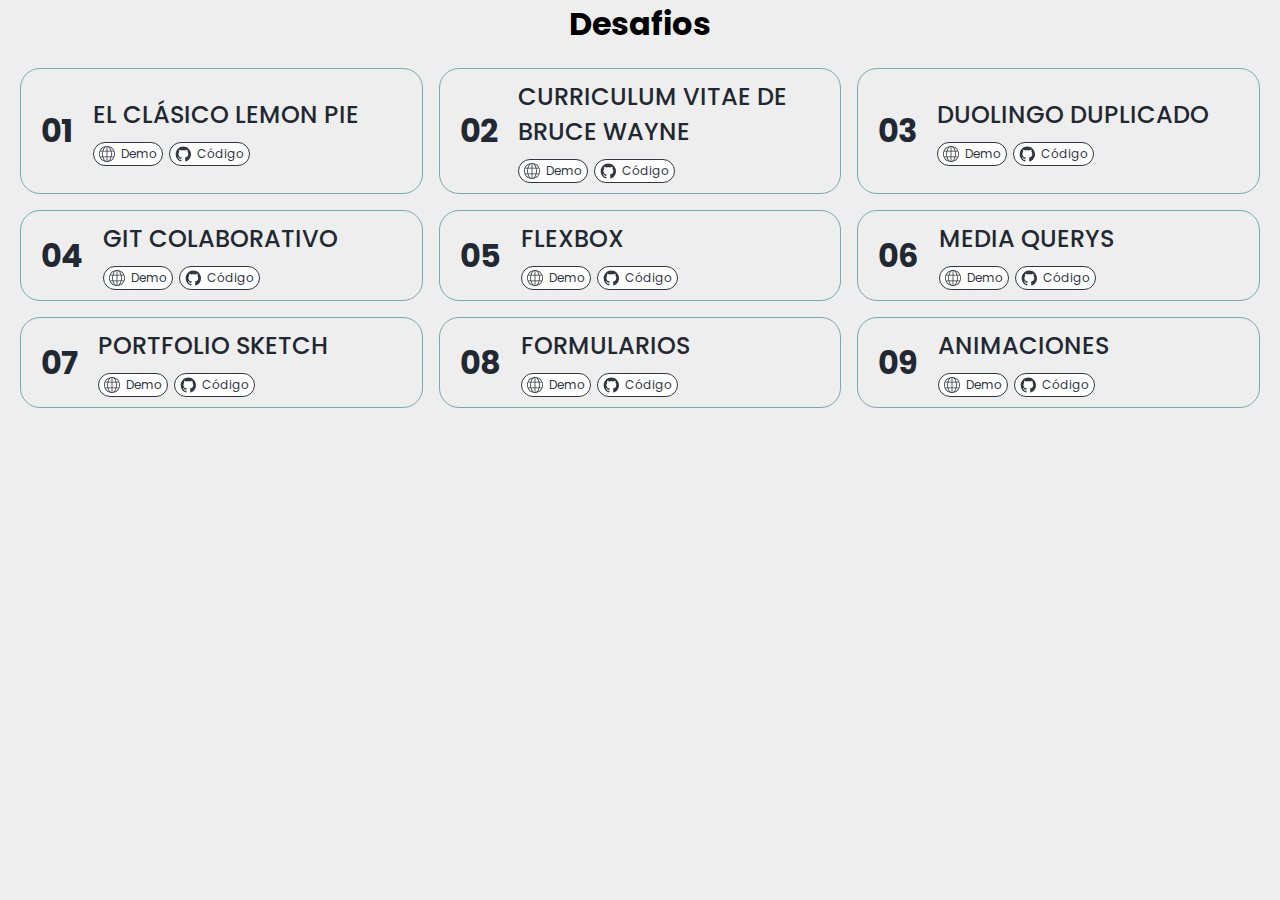
<file: index.html>
<!DOCTYPE html>
<html lang="en">

<head>
    <meta charset="UTF-8">
    <meta name="viewport" content="width=device-width, initial-scale=1.0">
    <title>Desafios</title>
    <style>
        @import url('https://fonts.googleapis.com/css2?family=Poppins:ital,wght@0,100;0,200;0,300;0,400;0,500;0,600;0,700;0,800;0,900;1,100;1,200;1,300;1,400;1,500;1,600;1,700;1,800;1,900&display=swap');
    </style>
    <style>
        *, *::before, *::after {
            box-sizing: border-box;
            margin: 0;
            padding: 0;
        }
        body {
            font-family: "Poppins", sans-serif;
            background-color: #eee;
        }

        h1.title {
            text-align: center;
        }

        .cards {
            display: grid;
            grid-template-columns: repeat(auto-fit, minmax(370px, 1fr));
            gap: 16px;
            padding: 20px;
        
            .card {
                border-radius: 20px;
                border: 1px solid #76ABAE;
                display: flex;
                align-items: center;
                color: #222831;
                transition: background 300ms ease-in-out,
                            color 200ms ease-in-out;
    
                .card-container{
                    height: 100%;
                    padding: 10px 20px;
                    display: flex;
                    align-items: center;
                    gap: 20px;
                    width: 100%;
                
                    .card-num {
                        font-size: 24pt;
                        transition: transform 200ms ease-in-out;
                    }
        
                    .card-right {
                        display: flex;
                        flex: 1;
                        gap: 10px;
                        flex-direction: column;
                    }
        
                    .card-right .card-title {
                        font-weight: 500;
                        font-size: 1.5rem;
                        text-transform: uppercase;
                    }
        
                    .links {
                        display: flex;
                        flex-wrap: wrap;
                        gap: 6px;
                        a {
                            display: flex;
                            align-items: center;
                            justify-content: center;
                            gap: 6px;
                            padding: 2px 5px;
                            border-radius: 15px;
                            border: 1px solid #31363F;
                            background-color: #fff;
                            font-size: .75rem;
                            text-decoration: none;
                            color: #31363F;
                            transition: padding 200ms;
                            svg {
                                width: 16px;
                                height: 16px;
                            }
                        }

                        a:hover {
                            border-color: #fff;
                            background-color: #31363F;
                            color: #fff;
                            padding: 2px 10px;
                        }

                    }
                }
            }
            .card:hover {
                background-color: #76ABAE;
                color: #fff;

                .card-num {
                    transform: scale(1.5);
                }
            }
        }

    </style>
</head>

<body>
    <header>
        <h1 class="title">Desafios</h1>
        <section class="cards" id="desafios"></section>
    </header>
    <script type="module">
        const $ = (selector)=>document.querySelector(selector)
        const $$ = (selector)=>document.querySelectorAll(selector)
        const $desafios = $('#desafios')
        const desafios = [
            {
                num: "01",
                name: "El clásico Lemon Pie",
                link: "./01",
                github: "https://github.com/juancuellardev/frontend-ux/blob/main/01"
            },
            {
                num: "02",
                name: "CURRICULUM VITAE DE BRUCE WAYNE",
                link: "./02",
                github: "https://github.com/juancuellardev/frontend-ux/blob/main/02"
            },
            {
                num: "03",
                name: "Duolingo Duplicado",
                link: "./03",
                github: "https://github.com/juancuellardev/frontend-ux/blob/main/03"
            },
            {
                num: "04",
                name: "Git Colaborativo",
                link: "https://juancuellardev.github.io/frontend-first-repo/",
                github: "https://github.com/juancuellardev/frontend-first-repo"
            },
            {
                num: "05",
                name: "Flexbox",
                link: "./05",
                github: "https://github.com/juancuellardev/frontend-ux/blob/main/05"
            },
            {
                num: "06",
                name: "Media Querys",
                link: "./06",
                github: "https://github.com/juancuellardev/frontend-ux/blob/main/06"
            },
            {
                num: "07",
                name: "Portfolio Sketch",
                link: "./07",
                github: "https://github.com/juancuellardev/frontend-ux/blob/main/07"
            },
            {
                num: "08",
                name: "Formularios",
                link: "./08",
                github: "https://github.com/juancuellardev/frontend-ux/blob/main/08"
            },
            {
                num: "09",
                name: "Animaciones",
                link: "./09",
                github: "https://github.com/juancuellardev/frontend-ux/blob/main/09"
            }
        ]
        
        $desafios.innerHTML = desafios.map(d=>{
            const {num, name, link, github} = d

            return `<article class="card">
                <div class="card-container">
                    <h1 class="card-num">${num}</h1>
                    <div class="card-right">
                        <h2 class="card-title">${name}</h2>
                        <div class="links">
                            ${!link ? 
                                '' : 
                                `<a href="${link}">
                                    <svg fill="currentColor" version="1.1" id="Layer_1" xmlns="http://www.w3.org/2000/svg" xmlns:xlink="http://www.w3.org/1999/xlink" viewBox="0 0 512 512" xml:space="preserve"><g id="SVGRepo_bgCarrier" stroke-width="0"></g><g id="SVGRepo_tracerCarrier" stroke-linecap="round" stroke-linejoin="round"></g><g id="SVGRepo_iconCarrier"> <g> <g> <path d="M256,0C114.62,0,0,114.62,0,256s114.62,256,256,256s256-114.62,256-256S397.38,0,256,0z M172.211,41.609 c-24.934,27.119-44.68,66.125-56.755,111.992H49.749C75.179,102.741,118.869,62.524,172.211,41.609z M25.6,256 c0-26.999,5.077-52.727,13.662-76.8h70.494c-4.608,24.294-7.356,49.963-7.356,76.8s2.748,52.506,7.347,76.8H39.262 C30.677,308.727,25.6,283,25.6,256z M49.749,358.4h65.707c12.083,45.867,31.821,84.872,56.755,111.991 C118.869,449.476,75.179,409.259,49.749,358.4z M243.2,485.188c-43.81-8.252-81.877-58.24-101.359-126.788H243.2V485.188z M243.2,332.8H135.74c-4.924-24.166-7.74-49.997-7.74-76.8s2.816-52.634,7.74-76.8H243.2V332.8z M243.2,153.6H141.841 C161.323,85.052,199.39,35.063,243.2,26.812V153.6z M462.251,153.6h-65.707c-12.083-45.867-31.821-84.873-56.755-111.992 C393.131,62.524,436.821,102.741,462.251,153.6z M268.8,26.812c43.81,8.252,81.877,58.24,101.359,126.788H268.8V26.812z M268.8,179.2h107.46c4.924,24.166,7.74,49.997,7.74,76.8s-2.816,52.634-7.74,76.8H268.8V179.2z M268.8,485.188V358.4h101.359 C350.677,426.948,312.61,476.937,268.8,485.188z M339.789,470.391c24.934-27.127,44.672-66.125,56.755-111.991h65.707 C436.821,409.259,393.131,449.476,339.789,470.391z M402.244,332.8c4.608-24.294,7.356-49.963,7.356-76.8 s-2.748-52.506-7.347-76.8h70.494c8.576,24.073,13.653,49.801,13.653,76.8c0,27-5.077,52.727-13.662,76.8H402.244z"></path> </g> </g> </g></svg>
                                    <span>Demo</span>
                                </a>`
                            }
                            
                            ${!github ? 
                                '' : 
                                `<a href="${github}">
                                    <svg fill="currentColor" aria-hidden="true" viewBox="0 0 24 24" version="1.1"  data-view-component="true" class="octicon octicon-mark-github">
                                        <path d="M12.5.75C6.146.75 1 5.896 1 12.25c0 5.089 3.292 9.387 7.863 10.91.575.101.79-.244.79-.546 0-.273-.014-1.178-.014-2.142-2.889.532-3.636-.704-3.866-1.35-.13-.331-.69-1.352-1.18-1.625-.402-.216-.977-.748-.014-.762.906-.014 1.553.834 1.769 1.179 1.035 1.74 2.688 1.25 3.349.948.1-.747.402-1.25.733-1.538-2.559-.287-5.232-1.279-5.232-5.678 0-1.25.445-2.285 1.178-3.09-.115-.288-.517-1.467.115-3.048 0 0 .963-.302 3.163 1.179.92-.259 1.897-.388 2.875-.388.977 0 1.955.13 2.875.388 2.2-1.495 3.162-1.179 3.162-1.179.633 1.581.23 2.76.115 3.048.733.805 1.179 1.825 1.179 3.09 0 4.413-2.688 5.39-5.247 5.678.417.36.776 1.05.776 2.128 0 1.538-.014 2.774-.014 3.162 0 .302.216.662.79.547C20.709 21.637 24 17.324 24 12.25 24 5.896 18.854.75 12.5.75Z"></path>
                                    </svg>
                                    <span>Código</span>
                                </a>`
                            }
                        </div>
                    </div>
                </div>
            </article>`
        }).join('')
    </script>
</body>

</html>
</file>
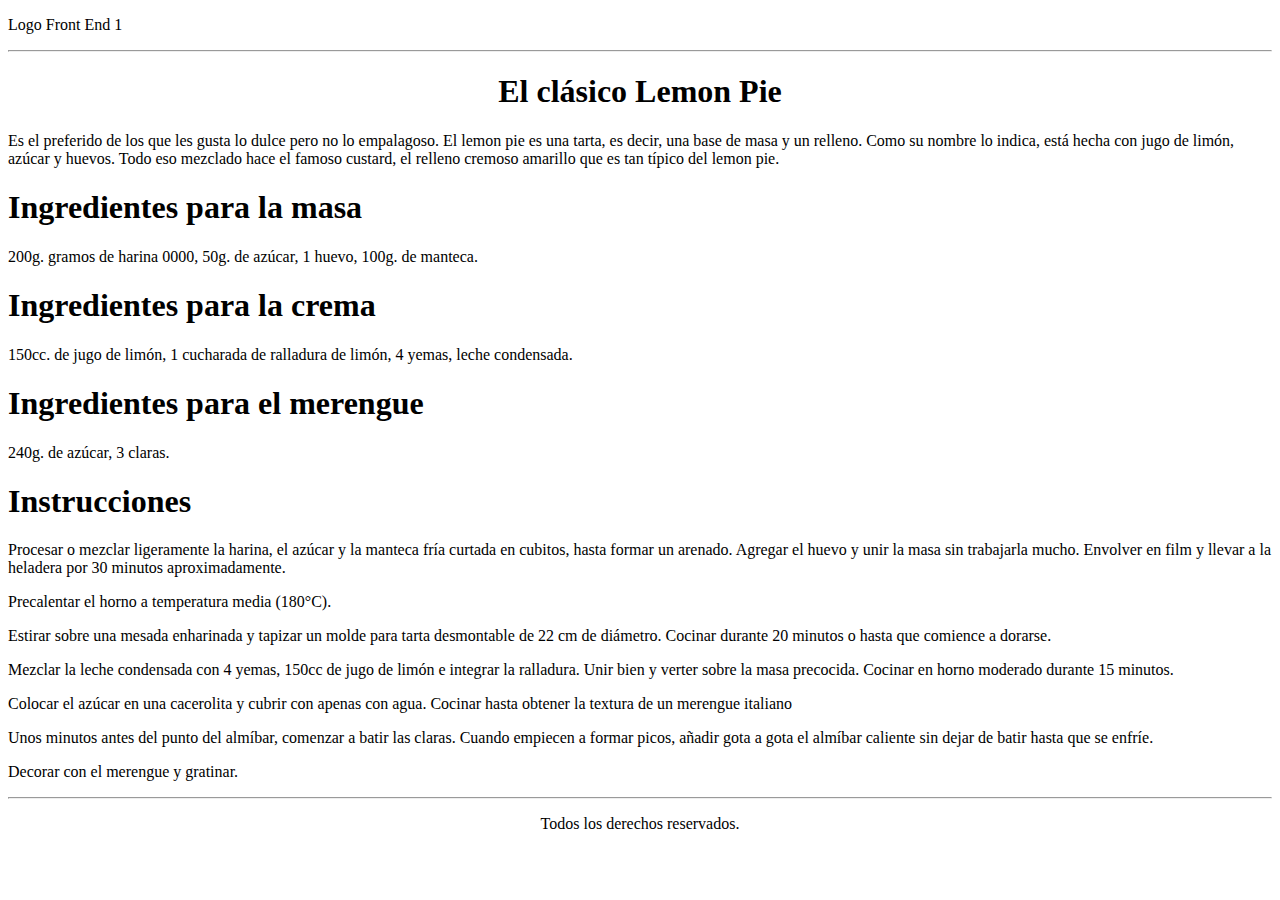
<file: 01/index.html>
<!DOCTYPE html>
<html lang="es">
<head>
    <meta charset="UTF-8">
    <meta name="viewport" content="width=device-width, initial-scale=1.0">
    <title>El clásico Lemon Pie</title>
</head>
<body>
    <header>
        <p>Logo Front End 1</p>
        <hr>
    </header>
    <section>
        <h1 style="text-align: center;">El clásico Lemon Pie</h1>
        <p>
            Es el preferido de los que les gusta lo dulce pero no lo empalagoso. El lemon pie es una tarta, es decir, una base de masa y un relleno. Como su nombre lo indica, está hecha con jugo de limón, azúcar y huevos. Todo eso mezclado hace el famoso custard, el relleno cremoso amarillo que es tan típico del lemon pie.
        </p>
    </section>
    <section>
        <article>
            <h1>Ingredientes para la masa</h2>
            <p>
                200g. gramos de harina 0000, 50g. de azúcar, 1 huevo, 100g. de manteca.
            </p>
        </article>
        <article>
            <h1>Ingredientes para la crema</h1>
            <p>
                150cc. de jugo de limón, 1 cucharada de ralladura de limón, 4 yemas, leche condensada.
            </p>
        </article>
        <article>
            <h1>Ingredientes para el merengue</h1>
            <p>
                240g. de azúcar, 3 claras.
            </p>
        </article>
        <article>
            <h1>Instrucciones</h1>
            <p>
                Procesar o mezclar ligeramente la harina, el azúcar y la manteca fría curtada en cubitos, hasta formar un arenado. Agregar el huevo y unir la masa sin trabajarla mucho. Envolver en film y llevar a la heladera por 30 minutos aproximadamente.
            </p>
            <p>
                Precalentar el horno a temperatura media (180°C).
            </p>
            <p>
                Estirar sobre una mesada enharinada y tapizar un molde para tarta desmontable de 22 cm de diámetro. Cocinar durante 20 minutos o hasta que comience a dorarse.
            </p>
            <p>
                Mezclar la leche condensada con 4 yemas, 150cc de jugo de limón e integrar la ralladura. Unir bien y verter sobre la masa precocida. Cocinar en horno moderado durante 15 minutos.
            </p>
            <p>
                Colocar el azúcar en una cacerolita y cubrir con apenas con agua. Cocinar hasta obtener la textura de un merengue italiano
            </p>
            <p>
                Unos minutos antes del punto del almíbar, comenzar a batir las claras. Cuando empiecen a formar picos, añadir gota a gota el almíbar caliente sin dejar de batir hasta que se enfríe.
            </p>
            <p>
                Decorar con el merengue y gratinar.
            </p>
        </article>
    </section>
    <footer>
        <hr>
        <p style="text-align: center;">Todos los derechos reservados.</p>
    </footer>
</body>
</html>
</file>
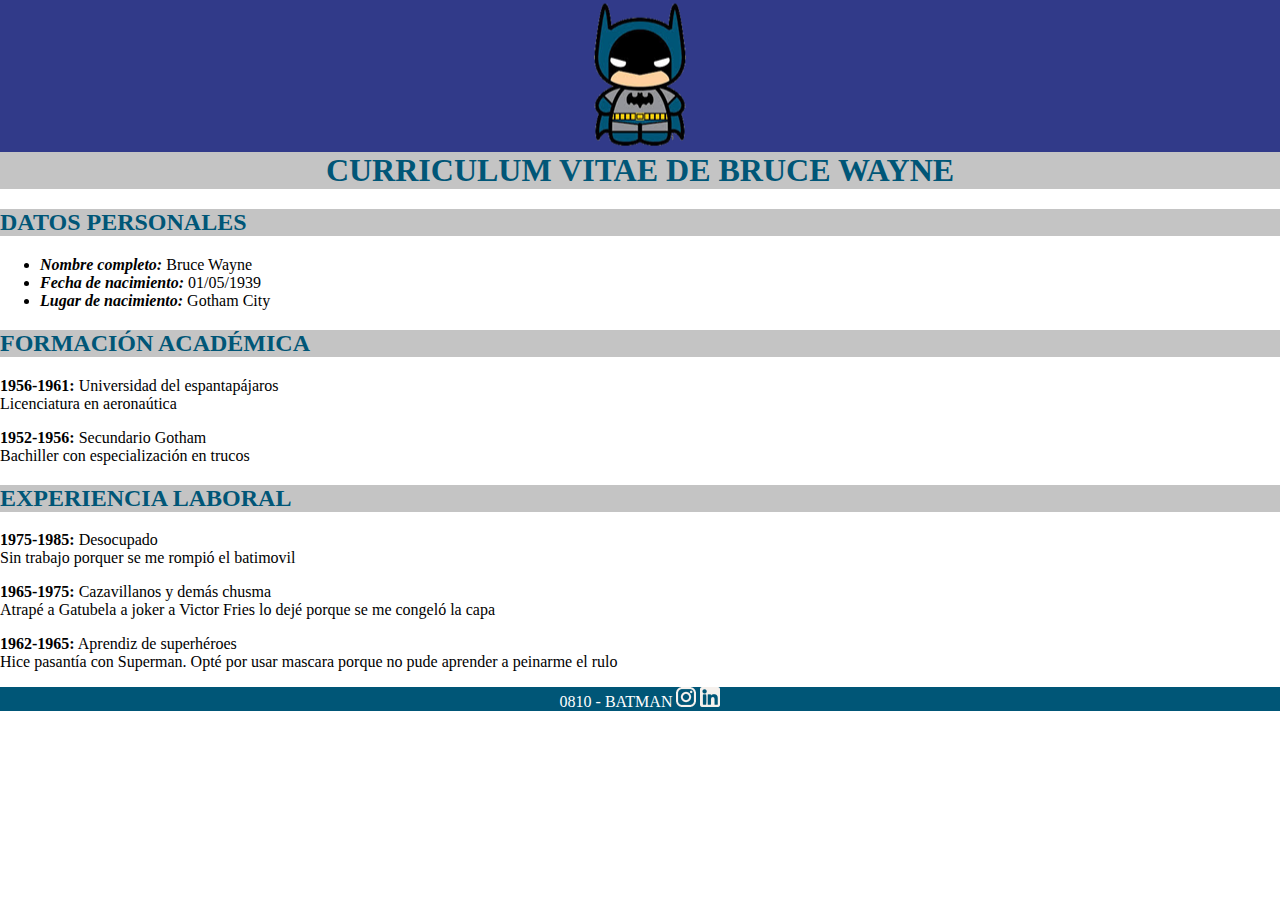
<file: 02/index.html>
<!DOCTYPE html>
<html lang="en">
<head>
    <meta charset="UTF-8">
    <meta name="viewport" content="width=device-width, initial-scale=1.0">
    <title>CURRICULUM VITAE DE BRUCE WAYNE</title>
    <link rel="stylesheet" href="./css/style.css">
</head>
<body>
    <header class="bg-1">
        <img class="logo" src="./img/logo batman.png" alt="imagen logo batman">
    </header>
    <section>
        <h1 class="title">
            CURRICULUM VITAE DE BRUCE WAYNE
        </h1>
    </section>
    <section>
        <h2 class="title">
            DATOS PERSONALES
        </h2>
        <ul>
            <li><strong class="italic">Nombre completo: </strong>Bruce Wayne</li>
            <li><strong class="italic">Fecha de nacimiento: </strong>01/05/1939</li>
            <li><strong class="italic">Lugar de nacimiento: </strong>Gotham City</li>
        </ul>
    </section>
    <section>
        <h2 class="title">
            FORMACIÓN ACADÉMICA
        </h2>
        <p>
            <strong>1956-1961:</strong>
            Universidad del espantapájaros <br>
            Licenciatura en aeronaútica
        </p>
        <p>
            <strong>1952-1956:</strong>
            Secundario Gotham<br>
            Bachiller con especialización en trucos
        </p>
    </section>
    <section>
        <h2 class="title">
            EXPERIENCIA LABORAL
        </h2>
        <p>
            <strong>1975-1985:</strong>
            Desocupado<br>
            Sin trabajo porquer se me rompió el batimovil
        </p>
        <p>
            <strong>1965-1975:</strong>
            Cazavillanos y demás chusma<br>
            Atrapé a Gatubela a joker a Victor Fries lo dejé porque se me congeló la capa
        </p>
        <p>
            <strong>1962-1965:</strong>
            Aprendiz de superhéroes<br>
            Hice pasantía con Superman. Opté por usar mascara porque no pude aprender a peinarme el rulo
        </p>
    </section>

    <footer class="bg-2">
        <span>0810 - BATMAN</span>
        <img src="./img/ico_instagram.png" alt="icono instagram">
        <img src="./img/ico_linkedin.png" alt="icono linkedin">
    </footer>
</body>
</html>
</file>
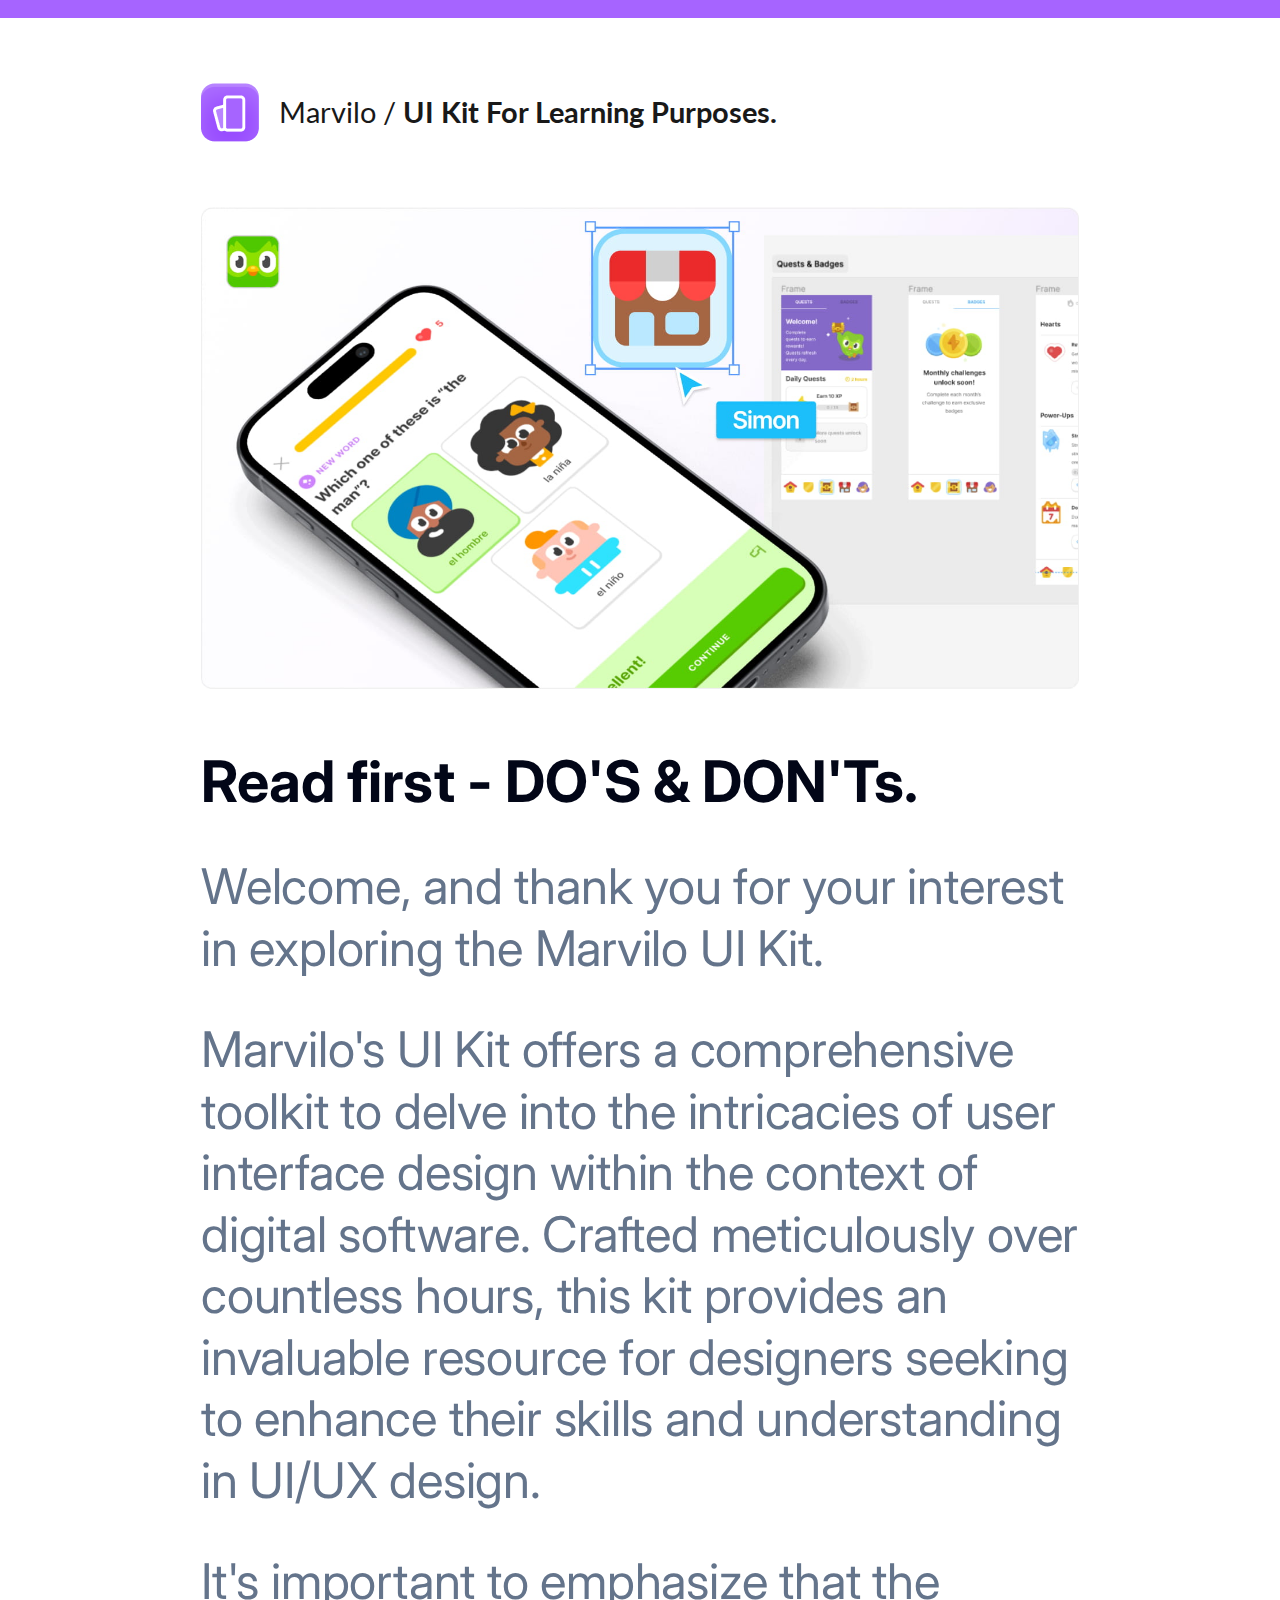
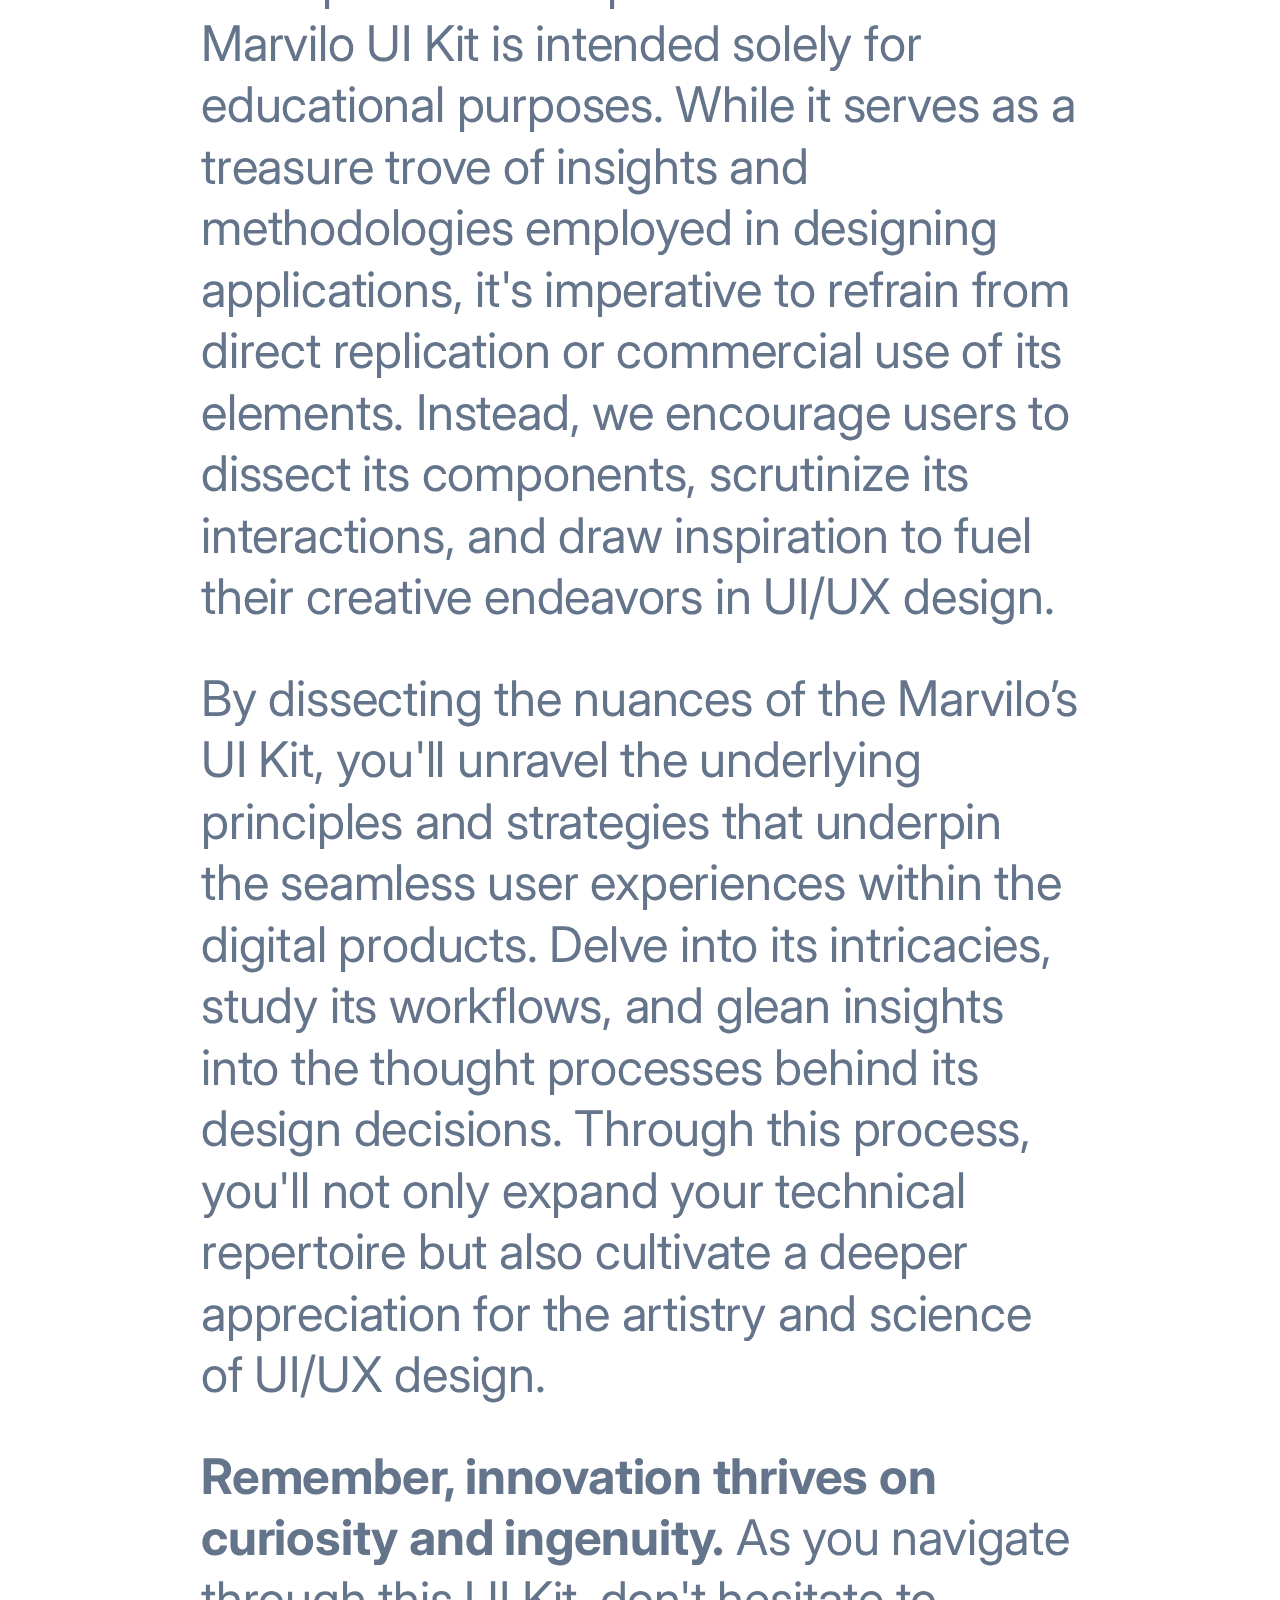
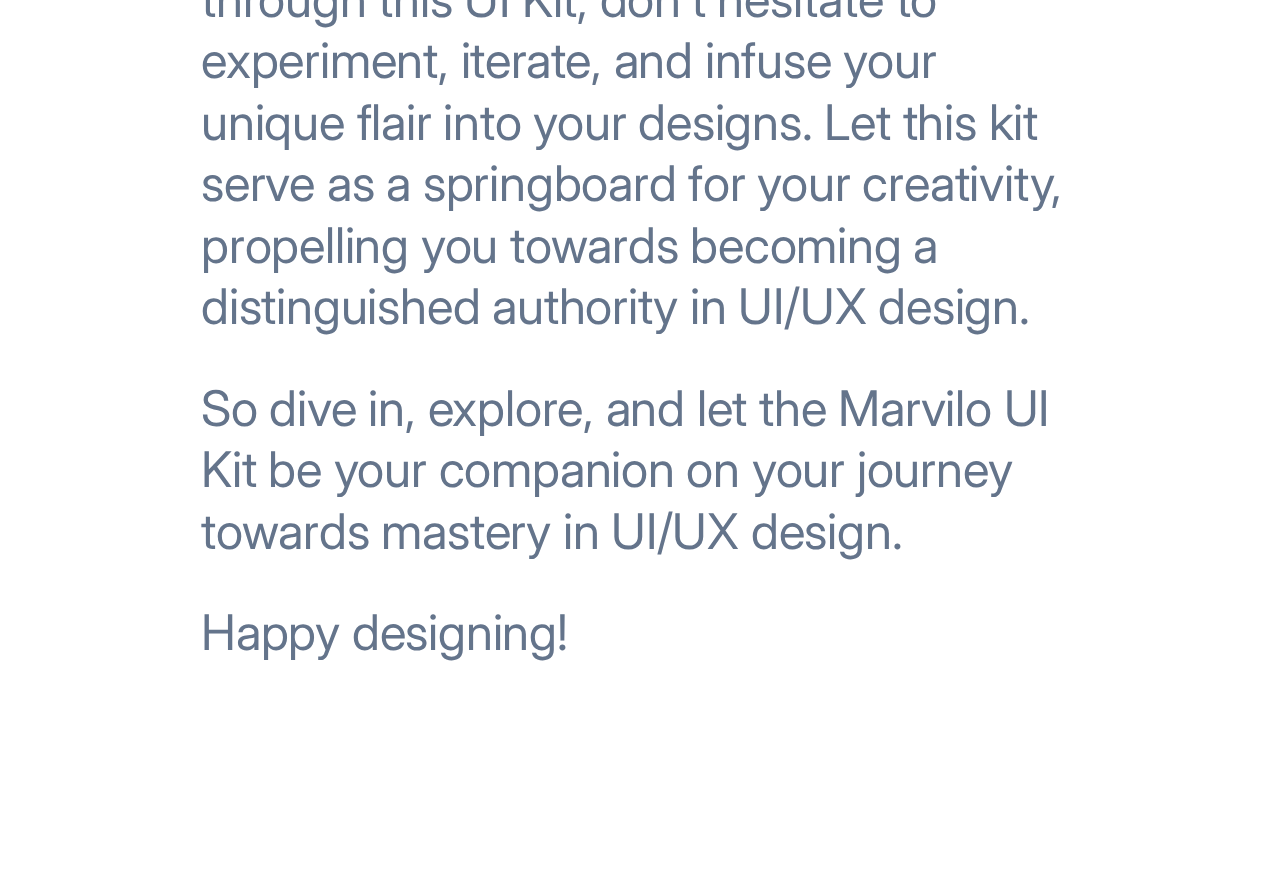
<file: 03/index.html>
<!DOCTYPE html>
<html lang="en">

<head>
    <meta charset="UTF-8">
    <meta name="viewport" content="width=device-width, initial-scale=1.0">
    <title>Duolingo Duplicado</title>
    <link rel="stylesheet" href="css/style.css">
</head>

<body>
    <header>
        <div class="title">
            <img src="img/Group 10.png" alt="Icon1" class="icon">
            <span>Marvilo / <strong>UI Kit For Learning Purposes.</strong></span>
        </div>
        <img src="img/Duolingo.jpg" alt="Duolingo Banner" class="banner">
    </header>
    <section>
        <article>
            <h1>Read first - DO'S & DON'Ts.</h1>
            <p>
                Welcome, and thank you for your interest in exploring the Marvilo UI Kit.
            </p>
            <p>
                Marvilo's UI Kit offers a comprehensive toolkit to delve into the intricacies of user interface design
                within the context of digital software. Crafted meticulously over countless hours, this kit provides an
                invaluable resource for designers seeking to enhance their skills and understanding in UI/UX design.
            </p>
            <p>
                It's important to emphasize that the Marvilo UI Kit is intended solely for educational purposes. While
                it serves as a treasure trove of insights and methodologies employed in designing applications, it's
                imperative to refrain from direct replication or commercial use of its elements. Instead, we encourage
                users to dissect its components, scrutinize its interactions, and draw inspiration to fuel their
                creative endeavors in UI/UX design.
            </p>
            <p>
                By dissecting the nuances of the Marvilo’s UI Kit, you'll unravel the underlying principles and
                strategies that underpin the seamless user experiences within the digital products. Delve into its
                intricacies, study its workflows, and glean insights into the thought processes behind its design
                decisions. Through this process, you'll not only expand your technical repertoire but also cultivate a
                deeper appreciation for the artistry and science of UI/UX design.
            </p>
            <p>
                <strong>Remember, innovation thrives on curiosity and ingenuity.</strong> As you navigate through this
                UI Kit, don't hesitate to experiment, iterate, and infuse your unique flair into your designs. Let this
                kit serve as a springboard for your creativity, propelling you towards becoming a distinguished
                authority in UI/UX design.
            </p>
            <p>
                So dive in, explore, and let the Marvilo UI Kit be your companion on your journey towards mastery in
                UI/UX design.
            </p>
            <p>
                Happy designing!
            </p>
        </article>
    </section>
</body>

</html>
</file>
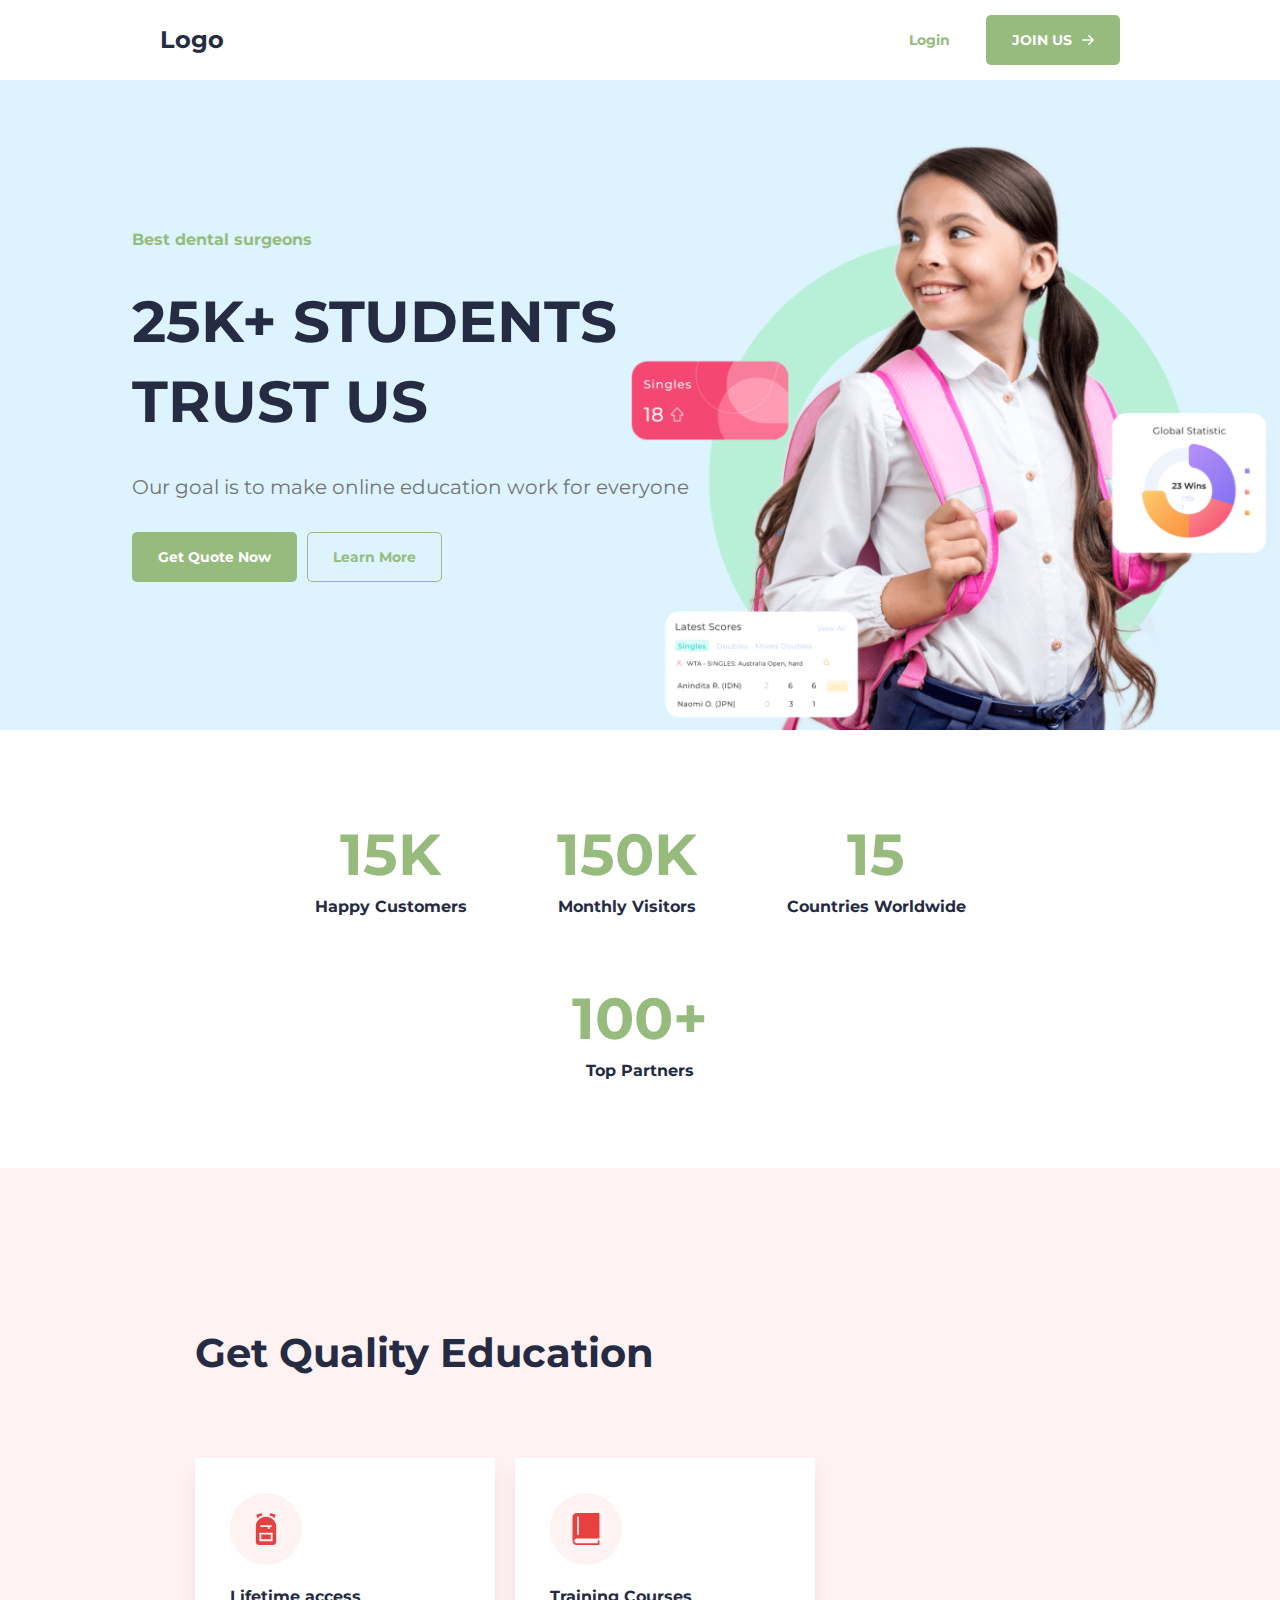
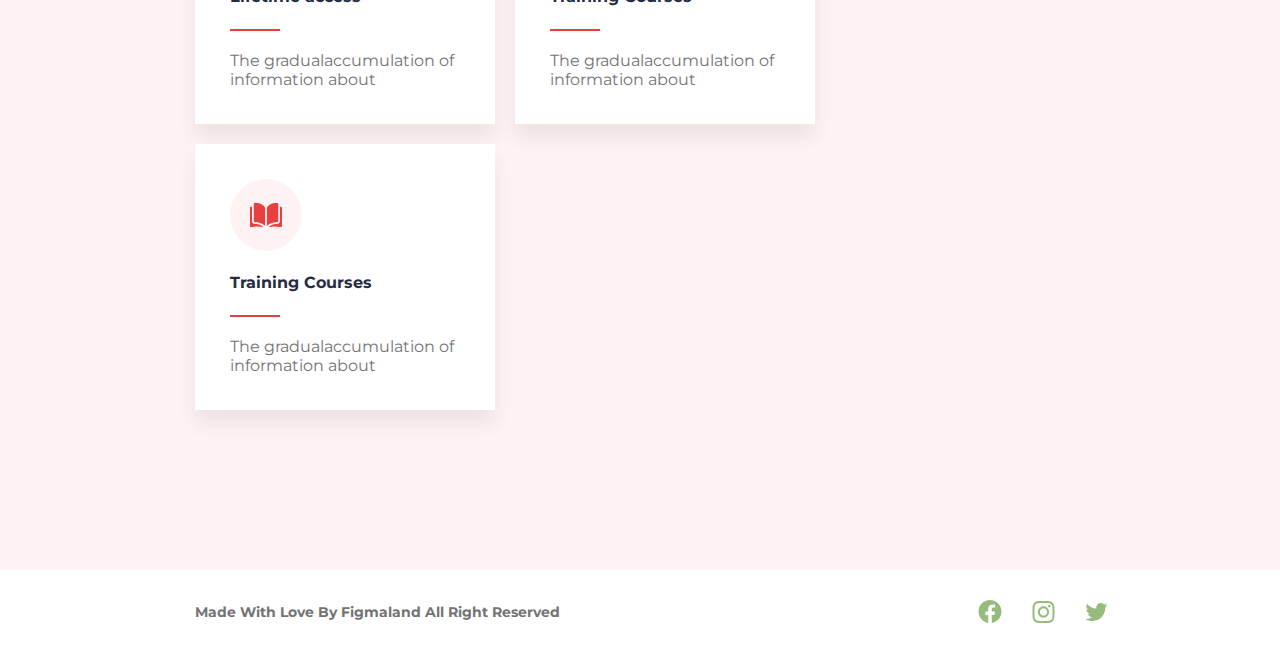
<file: 05/index.html>
<!DOCTYPE html>
<html lang="en">
<head>
    <meta charset="UTF-8">
    <meta name="viewport" content="width=device-width, initial-scale=1.0">
    <title>Flexbox</title>
    <link rel="stylesheet" href="css/style.css">
</head>
<body>
    <header>
        <nav>
            <h1 class="logo">Logo</h1>
            <div class="nav-right">
                <a href="#" title="Login" class="btn">Login</a>
                <button type="button" class="btn btn-primary">
                    JOIN US
                    <img src="img/arrow-right-icon.svg" alt="Icono flecha derecha">
                </button>
            </div>
        </nav>
    </header>
    <section class="section-hero">
            <div class="hero-content">
                <h5 class="text-primary">Best dental surgeons</h5>
                <h1>25K+ STUDENTS TRUST US</h1>
                <h4 class="text-secondary">Our goal is to make online education work for everyone</h4>
                <div class="buttons">
                    <button type="button" class="btn btn-primary">
                        Get Quote Now
                    </button>
                    <button type="button" class="btn btn-outline-primary">
                        Learn More
                    </button>
                </div>
            </div>
            <!-- <div class="col-2">
                <img src="img/hero-cover.png" alt="Imagen del banner principal">
            </div> -->
    </section>
    <section class="section-metrics">
        <div class="container">
            <div class="metrics">
                <div class="metric-card">
                    <h1 class="text-primary">15K</h1>
                    <h5>Happy Customers</h5>
                </div>
                <div class="metric-card">
                    <h1 class="text-primary">150K</h1>
                    <h5>Monthly Visitors</h5>
                </div>
                <div class="metric-card">
                    <h1 class="text-primary">15</h1>
                    <h5>Countries  Worldwide</h5>
                </div>
                <div class="metric-card">
                    <h1 class="text-primary">100+</h1>
                    <h5>Top Partners</h5>
                </div>
            </div>
        </div>
    </section>
    <section class="section-courses">
        <div class="container">
            <h2>Get Quality Education</h2>
            <div class="cards">
                <div class="card">
                    <div class="icon">
                        <img src="img/backpack-icon.svg" alt="Icono Bolso">
                    </div>
                    <h5>Lifetime access</h5>
                    <div class="separator"></div>
                    <p class="text-secondary">
                        The gradualaccumulation of information about 
                    </p>
                </div>
                <div class="card">
                    <div class="icon">
                        <img src="img/book-icon.svg" alt="Icono Libro">
                    </div>
                    <h5>Training Courses</h5>
                    <div class="separator"></div>
                    <p class="text-secondary">
                        The gradualaccumulation of information about 
                    </p>
                </div>
                <div class="card">
                    <div class="icon">
                        <img src="img/open-book-icon.svg" alt="Icono Libro Abierto">
                    </div>
                    <h5>Training Courses</h5>
                    <div class="separator"></div>
                    <p class="text-secondary">
                        The gradualaccumulation of information about 
                    </p>
                </div>
            </div>
        </div>
    </section>
    <footer>
        <div class="container">
            <h6 class="text-secondary">Made With Love By Figmaland All Right Reserved </h6>
            <div class="social-links">
                <a href="#" title="facebook link">
                    <img src="img/facebook-icon.svg" alt="Icono Facebook">
                </a>
                <a href="#" title="instagram link">
                    <img src="img/instagram-icon.svg" alt="Icono Instagram">
                </a>
                <a href="#" title="twitter link">
                    <img src="img/twitter-icon.svg" alt="Icono Twitter">
                </a>
            </div>
        </div>
    </footer>
</body>
</html>
</file>
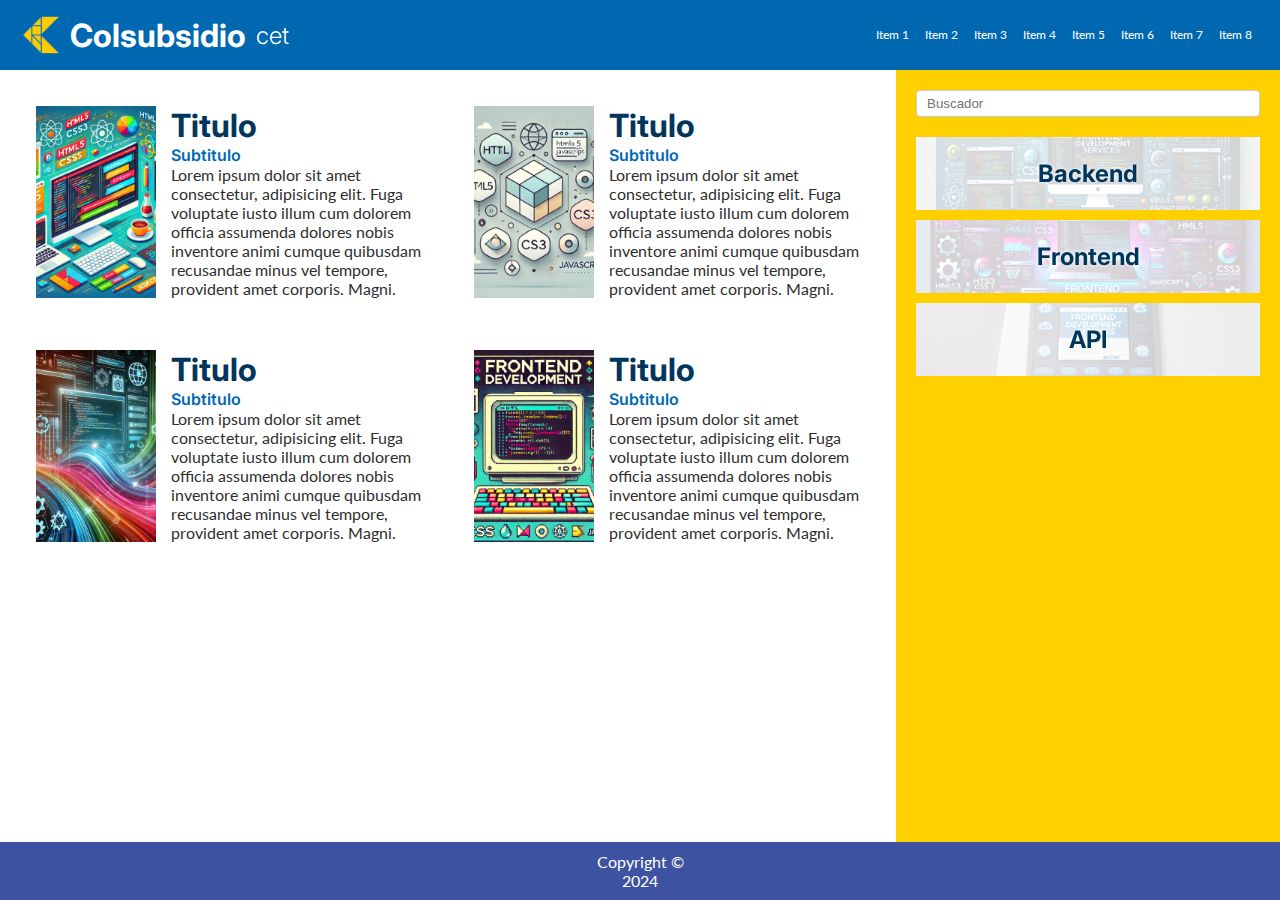
<file: 06/index.html>
<!DOCTYPE html>
<html lang="en">

<head>
    <meta charset="UTF-8">
    <meta name="viewport" content="width=device-width, initial-scale=1.0">
    <title>MediaQuerys</title>
    <link rel="stylesheet" href="css/style.css">
</head>

<body>
    <header>
        <nav>
            <div class="nav-left">
                <h1>
                    <img src="img/logo.png" alt="Logo" class="logo">
                    Colsubsidio
                </h1>
                <h2>cet</h2>
            </div>
            <div class="nav-right">
                <div class="menu-icon">
                    <img src="img/menu-icon.svg" alt="Menu Icon">
                </div>
                <ul>
                    <li>Item 1</li>
                    <li>Item 2</li>
                    <li>Item 3</li>
                    <li>Item 4</li>
                    <li>Item 5</li>
                    <li>Item 6</li>
                    <li>Item 7</li>
                    <li>Item 8</li>
                </ul>
            </div>
        </nav>
    </header>
    <main>
        <section>
            <article>
                <img src="img/articulo1.webp" alt="Foto">
                <div class="article-text">
                    <h1>Titulo</h1>
                    <h2>Subtitulo</h2>
                    <p>
                        Lorem ipsum dolor sit amet consectetur, adipisicing elit. Fuga voluptate iusto illum cum dolorem
                        officia assumenda dolores nobis inventore animi cumque quibusdam recusandae minus vel tempore,
                        provident amet corporis. Magni.
                    </p>
                </div>
            </article>
            <article>
                <img src="img/articulo2.webp" alt="Foto">
                <div class="article-text">
                    <h1>Titulo</h1>
                    <h2>Subtitulo</h2>
                    <p>
                        Lorem ipsum dolor sit amet consectetur, adipisicing elit. Fuga voluptate iusto illum cum dolorem
                        officia assumenda dolores nobis inventore animi cumque quibusdam recusandae minus vel tempore,
                        provident amet corporis. Magni.
                    </p>
                </div>
            </article>
            <article>
                <img src="img/articulo3.webp" alt="Foto">
                <div class="article-text">
                    <h1>Titulo</h1>
                    <h2>Subtitulo</h2>
                    <p>
                        Lorem ipsum dolor sit amet consectetur, adipisicing elit. Fuga voluptate iusto illum cum dolorem
                        officia assumenda dolores nobis inventore animi cumque quibusdam recusandae minus vel tempore,
                        provident amet corporis. Magni.
                    </p>
                </div>
            </article>
            <article>
                <img src="img/articulo4.webp" alt="Foto">
                <div class="article-text">
                    <h1>Titulo</h1>
                    <h2>Subtitulo</h2>
                    <p>
                        Lorem ipsum dolor sit amet consectetur, adipisicing elit. Fuga voluptate iusto illum cum dolorem
                        officia assumenda dolores nobis inventore animi cumque quibusdam recusandae minus vel tempore,
                        provident amet corporis. Magni.
                    </p>
                </div>
            </article>
        </section>
        <aside>
            <div class="buscador">
                <input type="text" name="buscador" id="buscador" placeholder="Buscador">
            </div>
            <div class="anuncios">
                <div class="anuncio">
                    <img src="img/banner1.webp" alt="Imagen anuncio">
                    <h2>Backend</h2>
                </div>
                <div class="anuncio">
                    <img src="img/banner2.webp" alt="Imagen anuncio">
                    <h2>Frontend</h2>
                </div>
                <div class="anuncio">
                    <img src="img/banner3.webp" alt="Imagen anuncio">
                    <h2>API</h2>
                </div>
            </div>
        </aside>
    </main>
    <footer>
        <p>Copyright &copy;</p>
        <p>2024</p>
    </footer>
</body>

</html>
</file>
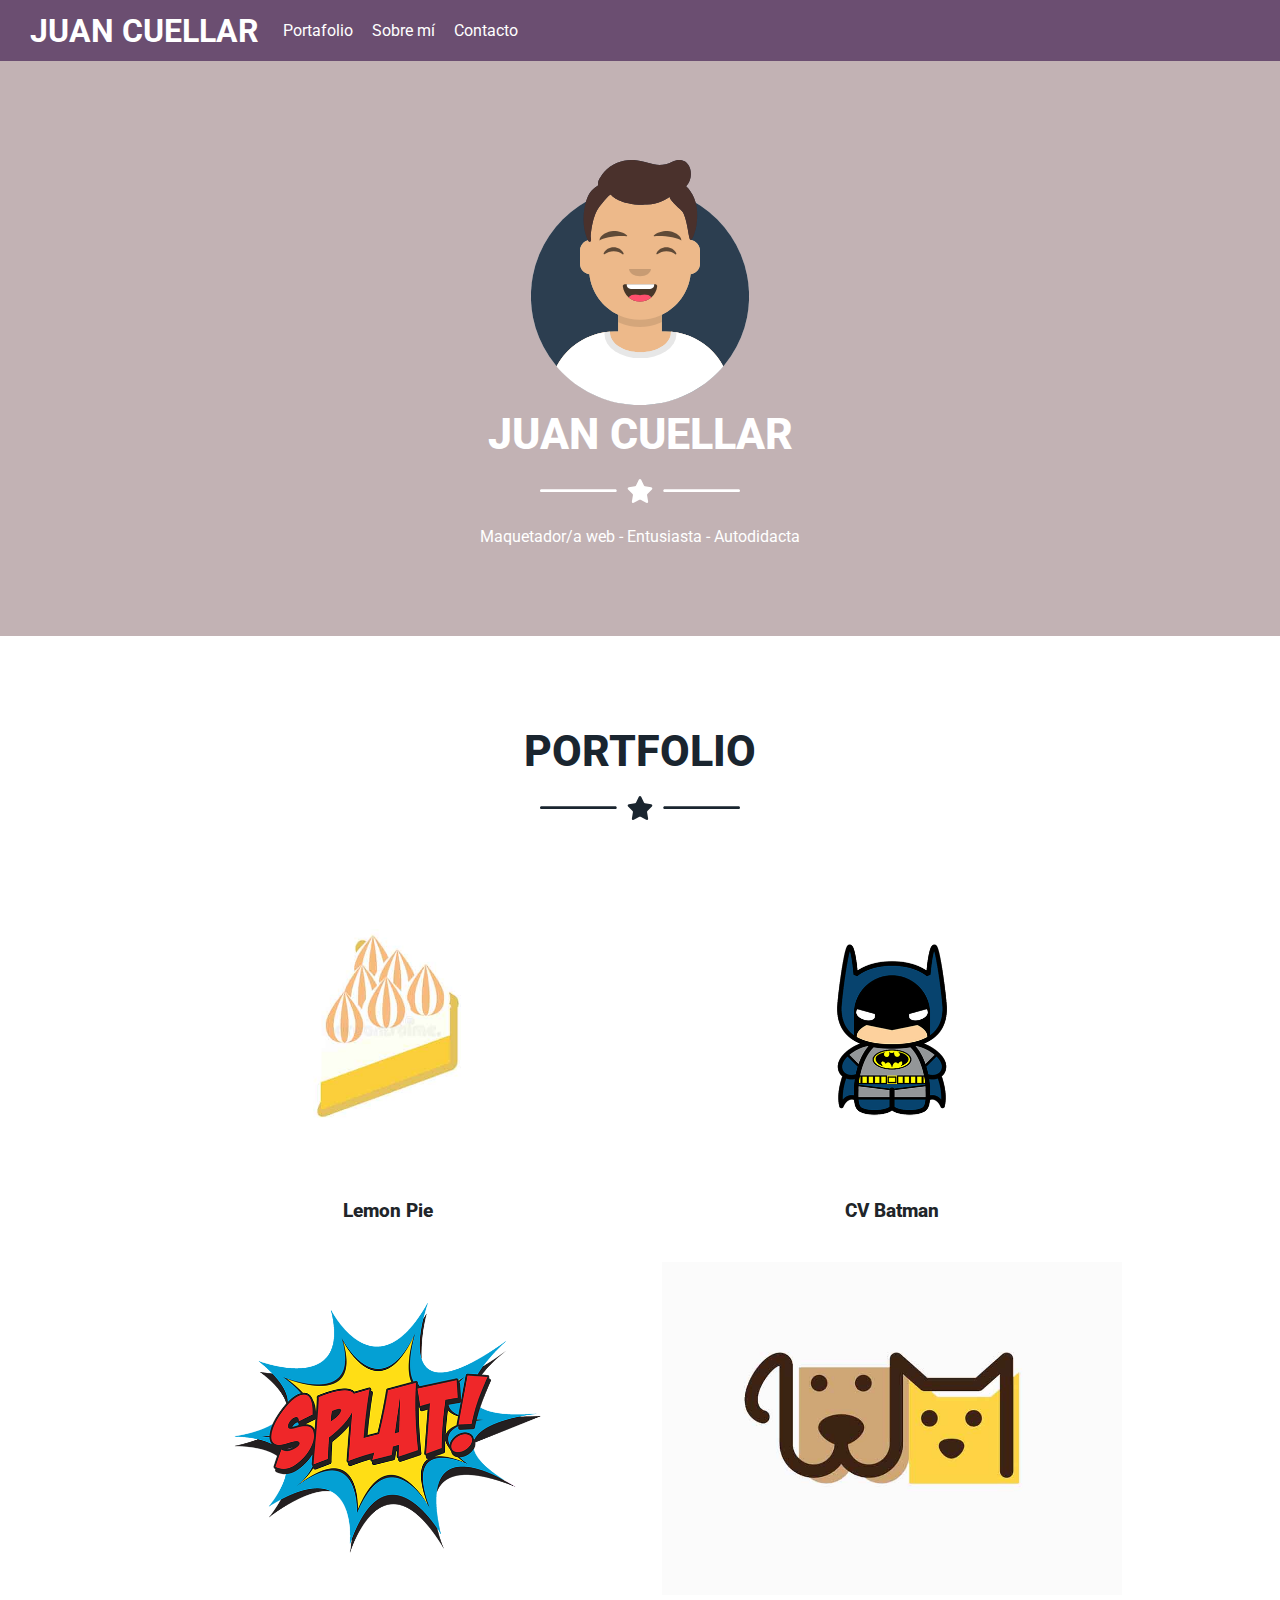
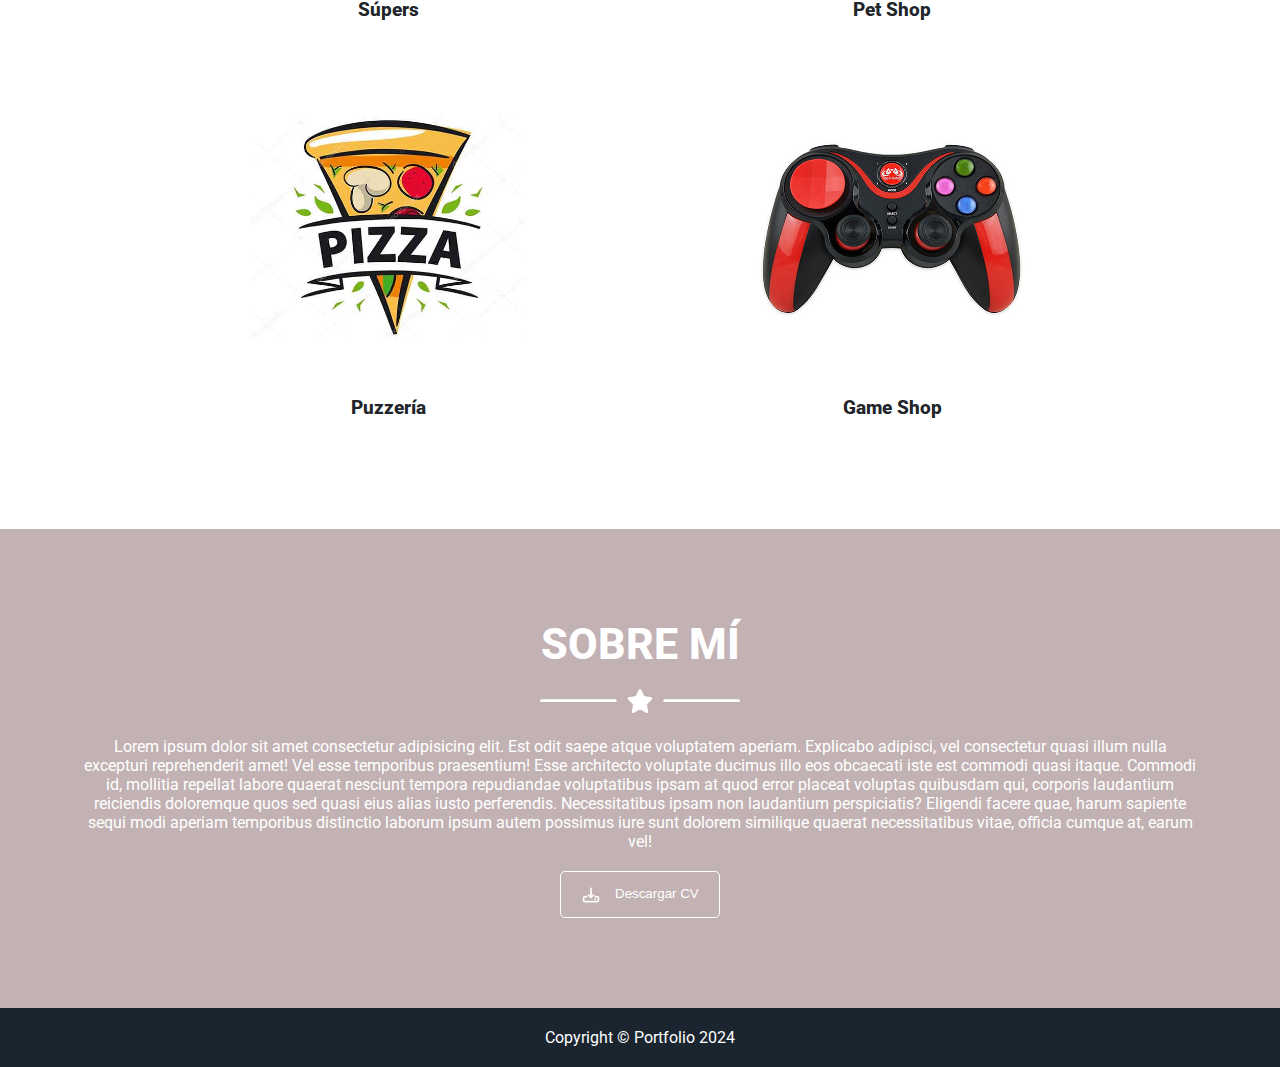
<file: 07/index.html>
<!DOCTYPE html>
<html lang="es">

<head>
    <meta charset="UTF-8">
    <meta name="viewport" content="width=device-width, initial-scale=1.0">
    <meta http-equiv="X-UA-Compatible" content="IE=edge">
    <title>Portafolio</title>
    <link rel="stylesheet" href="css/style.css">

<body>
    <header>
        <h1> JUAN CUELLAR </h1>
        <nav>
            <a href="#portfolio">Portafolio</a>
            <a href="#about">Sobre mí</a>
            <a href="#contact">Contacto</a>
        </nav>
    </header>

    <section id="me">
        <img src="img/avataaars.svg" class="avatar" alt="Imagen Avatar">
        <h1>JUAN CUELLAR</h1>
        <img src="img/star-white.svg" alt="Imagen Separador" class="star-separator">
        <p> Maquetador/a web - Entusiasta - Autodidacta</p>
    </section>

    <section id="portfolio">
        <div class="title">
            <h2>PORTFOLIO</h2>
            <img src="img/star-dark.svg" alt="Imagen Separador" class="star-separator">
        </div>
        <div class="portfolio-items">
            <div class="portfolio-item">
                <img src="img/lemon-pie.jpeg" alt="Imagen Lemon Pie">
                <h3>Lemon Pie</h3>
            </div>
            <div class="portfolio-item">
                <img src="img/CVBatman.png" alt="Imagen CV Batman">
                <h3>CV Batman</h3>
            </div>
            <div class="portfolio-item">
                <img src="img/super.png" alt="Imagen Súpers">
                <h3>Súpers</h3>
            </div>
            <div class="portfolio-item">
                <img src="img/petshop.jpeg" alt="Imagen Pet Shop">
                <h3>Pet Shop</h3>
            </div>
            <div class="portfolio-item">
                <img src="img/piza.jpeg" alt="Imagen Pizzería">
                <h3>Puzzería</h3>
            </div>
            <div class="portfolio-item">
                <img src="img/gameshop.jpeg" alt="Imagen Game Shop">
                <h3>Game Shop</h3>
            </div>
        </div>
    </section>
    <section id="about">
        <div class="title">
            <h2>SOBRE MÍ</h2>
            <img src="img/star-white.svg" alt="Imagen Separador" class="star-separator">
        </div>
        <p>
            Lorem ipsum dolor sit amet consectetur adipisicing elit. Est odit saepe atque voluptatem aperiam. Explicabo
            adipisci, vel consectetur quasi illum nulla excepturi reprehenderit amet! Vel esse temporibus praesentium!
            Esse architecto voluptate ducimus illo eos obcaecati iste est commodi quasi itaque. Commodi id, mollitia
            repellat labore quaerat nesciunt tempora repudiandae voluptatibus ipsam at quod error placeat voluptas
            quibusdam qui, corporis laudantium reiciendis doloremque quos sed quasi eius alias iusto perferendis.
            Necessitatibus ipsam non laudantium perspiciatis? Eligendi facere quae, harum sapiente sequi modi aperiam
            temporibus distinctio laborum ipsum autem possimus iure sunt dolorem similique quaerat necessitatibus vitae,
            officia cumque at, earum vel!
        </p>
        <button type="button" class="btn-download">
            <img src="img/download-icon-1.svg" alt="Download Icon" class="img-1">
            <img src="img/download-icon-2.svg" alt="Download Icon" class="img-2">
            <span>Descargar CV</span>
        </button>
    </section>
    <footer>
        Copyright &copy; Portfolio 2024
    </footer>
</body>

</html>
</file>
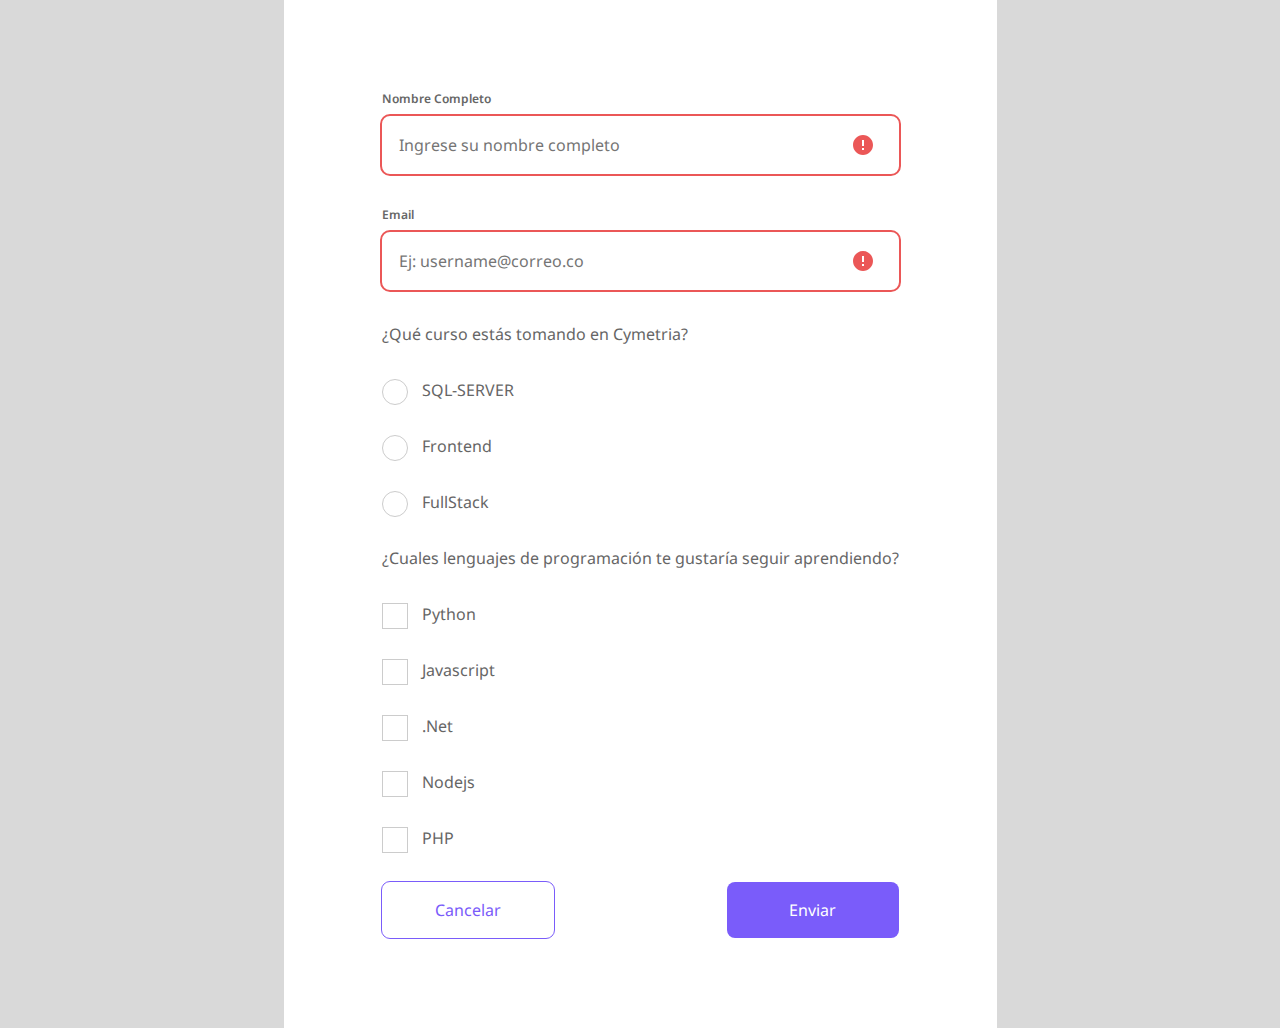
<file: 08/index.html>
<!DOCTYPE html>
<html lang="es">
<head>
    <meta charset="UTF-8">
    <meta name="viewport" content="width=device-width, initial-scale=1.0">
    <title>Formulario Cymetria</title>
    <link rel="stylesheet" href="css/style.css">
</head>
<body>
    <form action="#">
        <div class="form-group">
            <label for="nombre" class="label">Nombre Completo</label>
            <input type="text" name="nombre" id="nombre" class="input-text" placeholder="Ingrese su nombre completo" required>
        </div>
        <div class="form-group">
            <label for="email" class="label">Email</label>
            <input type="email" name="email" id="email" class="input-text" placeholder="Ej: username@correo.co" required>
        </div>
        <p>¿Qué curso estás tomando en Cymetria?</p>
        <div class="form-group radio-groups">
            <div class="radio-group">
                <input type="radio" name="curso" id="radio-curso-sql" value="SQL-SERVER">
                <label for="radio-curso-sql">SQL-SERVER</label>
            </div>
            <div class="radio-group">
                <input type="radio" name="curso" id="radio-curso-frontend" value="Frontend">
                <label for="radio-curso-frontend">Frontend</label>
            </div>
            <div class="radio-group">
                <input type="radio" name="curso" id="radio-curso-fullstack" value="FullStack">
                <label for="radio-curso-fullstack">FullStack</label>
            </div>
        </div>
        <p>¿Cuales lenguajes de programación te gustaría seguir aprendiendo?</p>
        <div class="form-group checkbox-groups">
            <div class="checkbox-group">
                <input type="checkbox" name="checkbox-lenguajes" id="checkbox-lenguaje-python" value="Python">
                <label for="checkbox-lenguaje-python">Python</label>
            </div>
            <div class="checkbox-group">
                <input type="checkbox" name="checkbox-lenguajes" id="checkbox-lenguaje-javascript" value="Javascript">
                <label for="checkbox-lenguaje-javascript">Javascript</label>
            </div>
            <div class="checkbox-group">
                <input type="checkbox" name="checkbox-lenguajes" id="checkbox-lenguaje-.net" value=".Net">
                <label for="checkbox-lenguaje-.net">.Net</label>
            </div>
            <div class="checkbox-group">
                <input type="checkbox" name="checkbox-lenguajes" id="checkbox-lenguaje-nodejs" value="Nodejs">
                <label for="checkbox-lenguaje-nodejs">Nodejs</label>
            </div>
            <div class="checkbox-group">
                <input type="checkbox" name="checkbox-lenguajes" id="checkbox-lenguaje-php" value="PHP">
                <label for="checkbox-lenguaje-php">PHP</label>
            </div>
        </div>
        <div class="buttons">
            <button type="reset" class="btn-secondary">Cancelar</button>
            <button type="submit" class="btn-primary">Enviar</button>
        </div>
    </form>
</body>
</html>
</file>
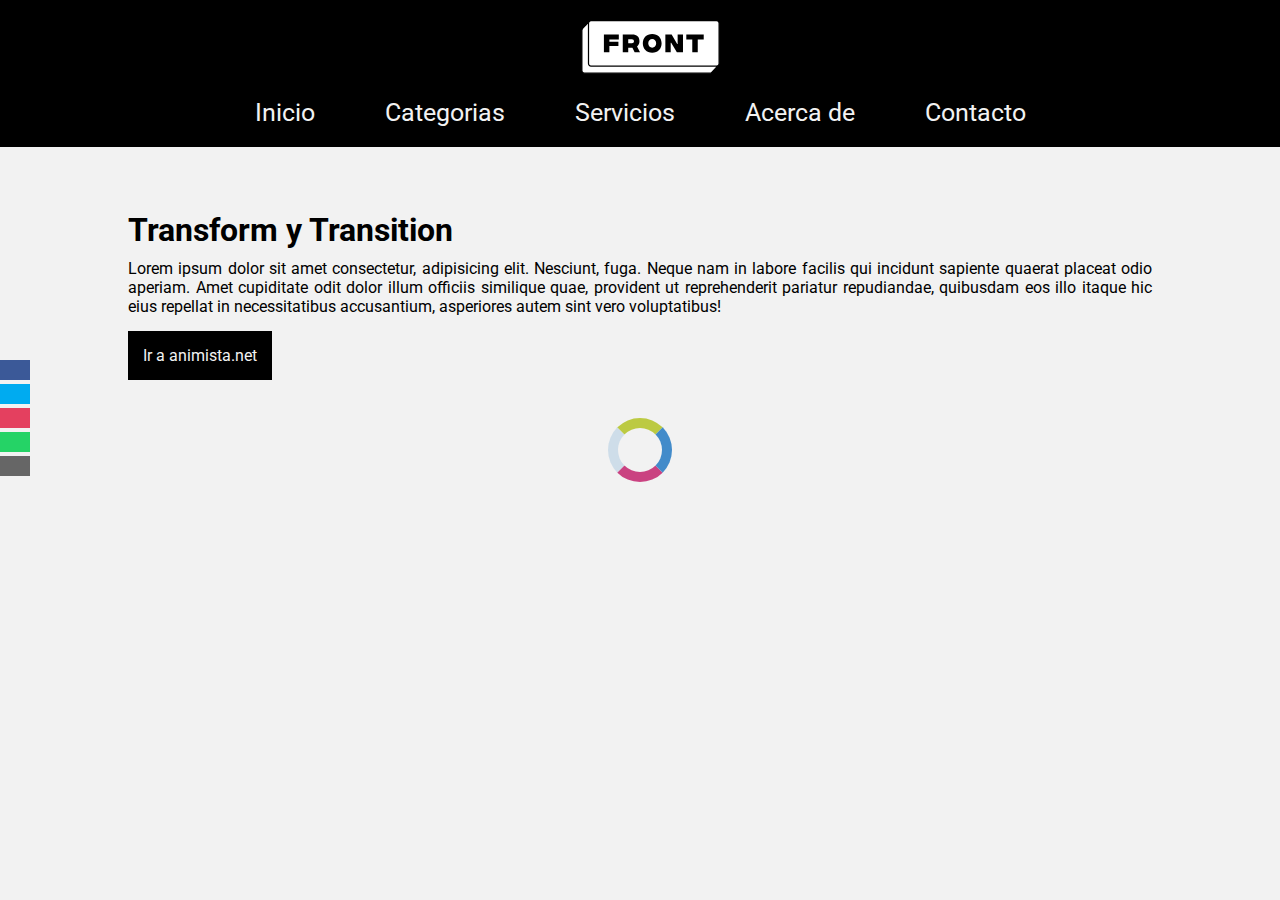
<file: 09/index.html>
<!DOCTYPE html>
<html lang="es">
<head>
    <meta charset="UTF-8">
    <meta http-equiv="X-UA-Compatible" content="IE=edge">
    <meta name="viewport" content="width=device-width, initial-scale=1.0">
    <title>CSS avanzado</title>
    <link rel="stylesheet" href="https://use.fontawesome.com/releases/v5.15.3/css/all.css" integrity="sha384-SZXxX4whJ79/gErwcOYf+zWLeJdY/qpuqC4cAa9rOGUstPomtqpuNWT9wdPEn2fk" crossorigin="anonymous">
    <link rel="stylesheet" href="./css/style_base.css">

</head>
<body >
    <header>
        <img class="logo" src="img/logo.svg" alt="">
		<nav>
			<ul>
				<li><a href="#">Inicio</a></li>
				<li><a href="#">Categorias</a></li>
				<li><a href="#">Servicios</a></li>
				<li><a href="#">Acerca de</a></li>
				<li><a href="#">Contacto</a></li>
			</ul>
		</nav>
	</header>
    <aside class="social">
		<ul>
			<li><a href="#" target="_blank" class="icon-facebook"><i class="fab fa-facebook"></i></a></li>
			<li><a href="#" target="_blank" class="icon-twitter"><i class="fab fa-twitter"></i></a></li>
			<li><a href="#" target="_blank" class="icon-instagram"><i class="fas fa-camera"></i></a></li>
			<li><a href="#" target="_blank" class="icon-whatsapp"><i class="fas fa-comment"></i></a></li>
			<li><a href="mailto:lromiglia@digitalhouse.com" class="icon-mail"><i class="fas fa-envelope"></i></a></li>
		</ul>
    </aside>
    <section class="container ">
        <h1>Transform y Transition</h1>
        <p>Lorem ipsum dolor sit amet consectetur, adipisicing elit. Nesciunt, fuga. Neque nam in labore facilis qui incidunt sapiente quaerat placeat odio aperiam. Amet cupiditate odit dolor illum officiis similique quae, provident ut reprehenderit pariatur repudiandae, quibusdam eos illo itaque hic eius repellat in necessitatibus accusantium, asperiores autem sint vero voluptatibus!</p>
        <a href="https://animista.net/" target="_blank">Ir a animista.net</a>
        
    </section>
    <span class="spinner"></span>
</body>
</html>
</file>
<file: 02/css/style.css>
body {
    margin: 0;
}

.bg-1 {
    background: #313A89;
}

.bg-2 {
    background: #005677;
}

header .logo {
    width: 100px;
}

header {
    text-align: center;
}

.title {
    background: #C4C4C4;
    color: #005677;
}

h1.title{
    margin: 0;
    font-size: 2em;
    text-align: center;
}

.italic {
    font-style: italic;
}

footer {
    text-align: center;
    color: white;
}
</file>
<file: 03/css/style.css>
@import url('https://fonts.googleapis.com/css2?family=Inter:ital,opsz,wght@0,14..32,100..900;1,14..32,100..900&family=Lato:ital,wght@0,100;0,300;0,400;0,700;0,900;1,100;1,300;1,400;1,700;1,900&display=swap');

*{
    box-sizing: border-box;
}

body{
    margin: 0;
    font-family: Inter, sans-serif;
    border-top: solid #A664FF 18px;
    padding: 65px 201px 214px ;
}

.title {
    font-family: Lato, sans-serif;
    font-size: 28.85px;
    color: #191919;
    display: flex;
    align-items: center;
    gap: 20px
}

.title .icon {
    width: 57.87px;
}

img.banner{
    width: 100%;
    margin-top: 65px;
}

section article h1{
    font-size: 57.4px;
    color: #020617;
    margin: 53.5px 0 0 0;
}

section article p {
    /* font-size: 49.2px; */
    color: #64748B;
    margin: 40px 0 0 0;
    font-size: 49.2px;
    line-height: 61.5px;
    letter-spacing: -0.20499999821186066px;
    text-align: left;
}
</file>
<file: 05/css/style.css>
@import url('https://fonts.googleapis.com/css2?family=Montserrat:ital,wght@0,100..900;1,100..900&display=swap');

* {
    box-sizing: border-box;
    margin: 0;
    padding: 0;
}

:root {
    --primary-color: #96BB7C;
    --primary-color-2: #85a36f;
    --secondary-text-color: #737373;
    --faded-secondary-color-1: #DDF4FF;
    --faded-secondary-color-2: #FFF2F3;
    --text-color: #252B42;
    --danger-color: #E74040;
}

body {
    font-family: "Montserrat", sans-serif;
    font-optical-sizing: auto;
    font-style: normal;
    color: var(--text-color);
}

a {
    text-decoration: none;
}

h1{
    font-size: 58px;
    line-height: 80px;
    font-weight: 700;
}

h2 {
    font-size: 40px;
    line-height: 50px;
    font-weight: 700;
}

h4 {
    font-size: 20px;
    font-weight: 400;
    line-height: 30px;
}

h5 {
    font-size: 16px;
    line-height: 24px;
    font-weight: 700;
}

h6 {
    font-size: 14px;
    line-height: 24px;
    font-weight: 700;
}

header nav {
    padding: 15px 160px;
    display: flex;
    justify-content: space-between;
    flex-wrap: wrap;
    align-items: center;
    gap: 20px;
}

h1.logo{
    font-size: 24px;
    line-height: 32px;
}

header nav .nav-right {
    display: flex;
    align-items: center;
    gap: 10px;
}

.text-primary {
    color: var(--primary-color);
}

.text-secondary {
    color: var(--secondary-text-color);
}

.btn {
    padding: 15px 25px;
    display: flex;
    align-items: center;
    gap: 10px;
    background-color: #fff;
    border: 1px solid transparent;
    border-radius: 5px;
    font-family: "Montserrat", sans-serif;
    font-size: 14px;
    font-weight: 700;
    color: var(--primary-color);
    cursor: pointer;
    transition: all .15s ease-out;
}

.btn:hover {
    border-color: var(--primary-color);
    /* box-shadow: 0px 2px 3px rgba(185, 185, 185, 0.623); */
    box-shadow: 0px 13px 19px 0px #00000012;
}

.btn-primary{
    background-color: var(--primary-color);
    color: #fff;
}

.btn-primary:hover{
    background-color: var(--primary-color-2);
}

.btn-outline-primary {
    background-color: transparent;
    border-color: var(--primary-color);
}

.btn-outline-primary:hover {
    background-color: var(--primary-color);
    color: #fff;
}


.container {
    padding: 0 195px;
}

.container-fluid {
    width: 100%;
    display: flex;
}

.section-hero {
    background-color: var(--faded-secondary-color-1);
    padding: 148px 132px;
    background-image: url("../img/hero-cover.png");
    background-position: right bottom;
    background-size: 682px;
    background-repeat: no-repeat;
}

.hero-content {
    max-width: 573px;
}

.hero-content h1 {
    margin-bottom: 30px;
}
.hero-content h4 {
    margin-bottom: 30px;
}
.hero-content h5 {
    margin-bottom: 30px;
}

.buttons{
    display: flex;
    gap: 10px;
}

.section-metrics{
    padding: 80px 0;
}

.metrics {
    display: flex;
    justify-content: center;
    gap: 50px;
    text-align: center;
    flex-wrap: wrap;
}

.metric-card{
    padding: 5px 20px;
}

.section-courses{
    background-color: var(--faded-secondary-color-2);
    padding: 160px 0;
}

.section-courses h2 {
    margin-bottom: 80px;
}

.cards {
    display: flex;
    flex-wrap: wrap;
    gap: 20px;

}

.card {
    padding: 35px;
    background-color: #fff;
    width: 300px;
    display: flex;
    flex-direction: column;
    gap: 20px;
    box-shadow: 0px 13px 19px 0px #00000012;
}

.card .icon {
    width: 72px;
    height: 72px;
    background-color: var(--faded-secondary-color-2);
    display: flex;
    justify-content: center;
    align-items: center;
    border-radius: 50%;
}

.card .separator {
    width: 50px;
    height: 2px;
    background-color: var(--danger-color);
}

footer {
    padding: 25px 0;
}

footer .container {
    display: flex;
    align-items: center;
    justify-content: space-between;
    gap: 10px;
    flex-wrap: wrap;
}

.social-links{
    display: flex;
    align-items: center;
    gap: 20px;
    width: 112px;
}

.social-links a {
 display: flex;
 align-items: center;
 padding: 5px;
}

.social-links a:hover{
    border-bottom: 2px solid var(--primary-color);
}
</file>
<file: 06/css/style.css>
@import url('https://fonts.googleapis.com/css2?family=Inter:ital,opsz,wght@0,14..32,100..900;1,14..32,100..900&family=Lato:ital,wght@0,100;0,300;0,400;0,700;0,900;1,100;1,300;1,400;1,700;1,900&display=swap');

* {
    box-sizing: border-box;
    margin: 0;
    padding: 0;
}

html {
    display: flex;
    justify-content: center;
}

body, html{
    height: 100%;
}

body {
    font-family: 'Lato', sans-serif;
    max-width: 1500px;
    color: #2e2e2e;
    display: flex;
    flex-direction: column;
    min-height: 100vh;
}

h1,
h2,
h3,
h4,
h5,
h6 {
    font-family: 'Inter', sans-serif;
}

header {
    background-color: #0067b1;
    color: white;
}

nav {
    display: flex;
    justify-content: space-between;
    align-items: center;
    padding: 10px 20px;

    .nav-left {
        display: flex;
        align-items: center;
        flex-direction: column;
        flex: 1;
        gap: 0px;

        h1 {
            display: flex;
            align-items: center;
            flex-direction: column;
        }

        h2 {
            font-weight: 300;
        }
    }

    .logo {
        width: 50px;
        height: auto;
    }

    .nav-right {
        position: relative;
        .menu-icon {
            display: block;
            width: 30px;
            height: 30px;
            cursor: pointer;
            padding: 5px;
            border-radius: 5px;
            img {
                width: 100%;
            }
        }

        .menu-icon:hover{
            background-color: #00365c;
        }

        ul {
            list-style: none;
            display: none;
            position: absolute;
            top: 30px;
            right: 0;
            background-color: #0067b1;
            z-index: 2;
            padding: 10px;
            box-shadow: 0px 4px 10px rgba(0, 0, 0, 0.1);

            li {
                padding: 10px 8px;
                font-size: .75rem;
                cursor: pointer;
                border-bottom: 2px solid transparent;
                text-wrap:nowrap;
            }

            li:hover {
                background-color: #00365c7c;
                border-color: #00365c;
                color: #ffd000;
            }
        }

    }
    .nav-right:hover ul {
        display: flex;
        flex-direction: column;
    }
}

main {
    display: flex;
    flex: 1;
    flex-direction: column-reverse;
}


section,
aside {
    width: 100%;
}

section {
    padding: 20px 20px;
    display: flex;
    flex-wrap: wrap;
    gap: 20px;
    align-content: flex-start;

    article {
        flex: 1 1 calc(100% - 20px);
        padding: 16px;
        display: flex;
        flex-direction: column;
        gap: 15px;

        img {
            width: 100%;
            height: 120px;
            object-fit: cover;
        }

        .article-text{

            h1 {
                font-size: 2rem;
                color: #00365c;
            }
    
            h2 {
                font-size: 1rem;
                font-weight: 600;
                color: #0067b1;
            }
        }

    }
}

aside {
    background-color: #ffd000;
    padding: 20px 20px;

    .buscador {
        margin-bottom: 20px;
        border: none;

        input {
            width: 100%;
            padding: 5px 10px;
            border: 1px solid #ccc;
            border-radius: 4px;
        }
    }

    .anuncios {
        display: flex;
        flex-direction: column;
        gap: 10px;

        .anuncio {
            background-color: #fff;
            padding: 20px 10px;
            text-align: center;
            cursor: pointer;
            position: relative;
            z-index: 1;
            display: flex;
            justify-content: center;

            img {
                position: absolute;
                top: 0;
                left: 0;
                z-index: -1;
                width: 100%;
                height: 100%;
                object-fit: cover;
                opacity: .2;
                transition: all .2s ease-in-out;
            }

            h2 {
                transition: all .2s ease-in-out;
                background-color: transparent;
                color: #00365c;
                padding: 2px 15px;
                width: 100%;
                filter: drop-shadow(0px 0px 2px #fff);
            }
        }

        .anuncio:hover {
            box-shadow: 0px 5px 10px #00365c7a;
        }

        .anuncio:hover h2 {
            transform: translateY(50%);
            filter: none;
            background-color: #ffffffe8;

        }

        .anuncio:hover img {
            opacity: 1;
            /* object-position: bottom; */
        }

    }
}

footer {
    background-color: #3D52A0;
    color: white;
    text-align: center;
    padding: 10px 10px;
}


/* Pantallas Grandes */
@media(min-width: 1024px) {
    section article {
        flex: 1 1 calc(50% - 20px);
        flex-direction: row;

        img {
            width: 120px;
            height: 100%;
        }
    }

    section {
        width: 70%;
    }

    aside {
        width: 30%;
    }
}

/* Pantallas Medianas */
@media (min-width: 768px) and (max-width: 1023px) {
    section,
    aside {
        width: 50%;
    }
}

@media (min-width: 768px) {
    nav {
        .nav-left {
            flex-direction: row;
            gap: 10px;

            h1 {
                flex-direction: row;
            }
        }

        .nav-right {
            ul {
                display: flex;
                position: static;
                background-color: transparent;
                box-shadow: none;
                padding: 0;
            }

            .menu-icon {
                display: none;
            }
        }
    }

    main {
        flex-direction: row;
    }
}

/* Pantallas Pequeñas */
@media(min-width: 480px) and (max-width: 767px) {
    
}

/* Pantallas muy pequeñas */
@media (max-width: 479px) {
    section {
        padding: 20px 0;

        article {
            padding: 0 0 20px;
        }
    }

    aside {
        padding: 20px 0 0;
        .buscador{
            padding: 0 20px;
        }
        .anuncios{
            gap: 0px;
        }
    }

    h1,
    h2,
    p {
        padding-left: 10px;
        padding-right: 10px;
    }
}
</file>
<file: 07/css/style.css>
@import url('https://fonts.googleapis.com/css2?family=Roboto:ital,wght@0,100;0,300;0,400;0,500;0,700;0,900;1,100;1,300;1,400;1,500;1,700;1,900&display=swap');

* {
    box-sizing: border-box;
    margin: 0;
    padding: 0;
}

body{
    font-family: Roboto, sans-serif;
}


header {
    background-color: #6B4E71;
    color: #fff;
    text-align: left;
    padding: 10px 30px;
    margin: 0 auto;
    display: block;
    line-height: 40px;
}


header h1, header nav {
    display: inline-block;
    vertical-align: middle;
    margin: auto 20px auto 0px;
}

header nav {
    margin: 0;
    text-align: right;
}

header nav a{
    margin-right: 15px;
    text-decoration: none;
    color: #fff;
}

header nav a:hover {
    text-decoration: underline;
}

section {
    padding: 90px 80px;
    text-align: center;
}

.star-separator{
    width: 200px;
    margin: 20px 0;
}

section#me{
    background-color: #C2B2B4;
    color: #fff;
}

section#me img.avatar{
    max-width: 240px;
    min-width: 100px;
    height: auto;
}

section h1 {
    font-size: 32pt;
    font-weight: 800;
}

section h2 {
    font-size: 32pt;
    font-weight: 800;
}

section#portfolio h2 {
    color: #1A252F;
}

#portfolio-items {
    text-align: center;
}

.portfolio-items .portfolio-item {
    display: inline-block;
    min-width: 200px;
    max-width: 500px;
    text-align: center;
    padding: 20px;
}

.portfolio-items .portfolio-item img {
    width: 100%;
    max-width: 500px;
}

.portfolio-items .portfolio-item h3 {
    font-weight: 800;
    color: #212529;
}

section#about{
    background-color: #C2B2B4;
    color: #fff;
    text-align: center;
}

section#about p {
    margin-bottom: 20px;
}




.btn-download{
    display: inline-block;
    padding: 10px 20px;
    background-color: #C2B2B4;
    border: solid 1px #fff;
    color: #fff;
    border-radius: 5px;
    vertical-align:top;
    line-height: 24px;
}

.btn-download:hover {
    background-color: #fff;
    color: #C2B2B4;
}

.btn-download span{
    vertical-align: middle;
}


.btn-download img{
    width: 20px;
    height: auto;
    vertical-align: middle;
    margin: 2px 10px 2px 0px;
}

.btn-download img.img-1{
    display: inline-block;
}
.btn-download img.img-2{
    display: none;
}
.btn-download:hover img.img-1{
    display: none;
}
.btn-download:hover img.img-2{
    display: inline-block;
}

footer {
    background-color: #1A252F;
    padding: 20px;
    color: #fff;
    text-align: center;
}
</file>
<file: 08/css/style.css>
@import url('https://fonts.googleapis.com/css2?family=Noto+Sans:ital,wght@0,100..900;1,100..900&display=swap');

*{
    box-sizing: border-box;
    margin: 0;
    padding: 0;
    font-family: "Noto Sans", sans-serif;
    font-size: 16px;
    line-height: 24px;
    font-weight: 400;
}

body {
    background: #D9D9D9;
    color: #666666;
    display: flex;
    justify-content: center;
    align-items: center;
    min-height: 100vh;
}

form {
    background-color: #fff;
    padding: 90px 98px;
    display: flex;
    flex-direction: column;
    gap: 32px;
}

.form-group{
    display: flex;
    flex-direction: column;
}

.label{
    font-weight: 600;
    font-size: 12px;
    line-height: 18px;
    margin-bottom: 8px;
}

.input-text{
    padding: 16px;    
    border-radius: 8px;
    border: 1px solid #ccc;
    width: 100%;
}

.input-text:focus{
    outline: 2px solid #7A5CFA;
    border-color: transparent;
}

.input-text:invalid{
    outline: 2px solid #EB5757;
    border-color: transparent;
    background: url("../img/error-icon.svg") no-repeat 95% 50%;
}

.radio-groups, .checkbox-groups{
    display: flex;
    flex-direction: column;
    gap: 32px;
}


.radio-group label::before, .radio-group label::after {
    border-radius: 50%;
}

.radio-group input:checked ~ label::after {
    background-color: #7A5CFA;
}

.radio-group, .checkbox-group{
    /* display: flex; */
    /* gap: 16px; */
    position: relative;
    display: block;
    padding-left: 1.5rem;

    input {
        /* height: 24px; */
        /* width: 24px; */
        /* background-color: white; */
        /* border: 1px solid #7A5CFA; */
        position: absolute;
        left: 0;
        z-index: -1;
        width: 1rem;
        height: 1.25rem;
        opacity: 0;
    }

    label {
        position: relative;
        margin-bottom: 0;
        display: flex;
        padding-left: 16px;
    }

    label::before {
        position: absolute;
        top: .05rem;
        left: -1.5rem;
        display: block;
        height: 24px;
        width: 24px;
        content: "";
        border: 1px solid #CCC;
    }
    label::after {
        position: absolute;
        top: .5rem;
        left: -1.05em;
        display: block;
        width: 12px;
        height: 12px;
        content: "";
    }

    input:checked {
        background-color: #7A5CFA;
    }

    input:focus{
        outline-color: #7A5CFA;
        outline-width: 1px;
    }
}

.buttons{
    display: flex;
    justify-content: space-between;
}

button {
    padding: 16px;
    border-radius: 8px;
    border: none;
    min-width: 172px;
    cursor: pointer;
}

button:focus{
    outline: 3px solid #7A5CFA;
}


.btn-primary{
    background-color: #7A5CFA;
    color: #fff;
}

.btn-secondary{
    background-color: #fff;
    outline: 1px solid #7A5CFA;
    color: #7A5CFA;
}
</file>
<file: 09/css/style_base.css>
@import url('https://fonts.googleapis.com/css2?family=Roboto:wght@300&display=swap');

*{
    box-sizing: border-box;
    margin: 0;
    padding: 0;
}
:root{
    --primary-color: #000;
    --secondary-color:#f2f2f2;
    --decoration-color:#c79800;
   }

body{
    background:var(--secondary-color);
    font-family: 'Roboto';
    color:var(--primary-color);
    width: 100%;
  }

header{
    background-color:var(--primary-color);
    text-align: center;
    z-index: 100;
}
header .logo {
    margin-top: 20px;
    margin-left: 20px;
}

/** Menú principal */
nav ul {
    display: flex; 
    justify-content: center;
    list-style: none;
    /* padding: 0px;
    margin-left: 10px;          NO son necesarias porque usamos flex*/
}
nav ul li {
    margin: 20px;
}
nav ul li a{
    position:relative;
    margin:15px;
    font-size:25px;  
    color:var(--secondary-color);
    text-decoration: none;
}

nav ul li a:before{
    content:'';
    background: var(--decoration-color);
    position:absolute;
    bottom:-10px; 
    height: 4px;
    width: 0px;
    transition: width .5s;
}
nav ul li a:hover::before{
    width: 100%;
}

/* Barra redes */
.social {
	position: fixed; 
	left: 0; 
	top: calc(50% - 90px); /* Para que quede centrada le decimos que al 50% del alto le reste la mitad del alto de la barra: 16px de la letra + 10 padding-top + 10padding-bottom */
	z-index: 2000; 
}
.social ul {
	list-style: none;
}

.social ul li a {
    display: inline-block; /* porque le quiero agregar padding */
    color:var(--secondary-color);
    background: var(--primary-color);
    padding: 10px 15px;
    text-decoration: none;
    transition: all 500ms;
}

.social ul li .icon-facebook {background:#3b5998;} /* Establecemos los colores de cada red social, aprovechando su class */
.social ul li .icon-twitter {background: #00abf0;}
.social ul li .icon-instagram {background: #E4405F;}
.social ul li .icon-whatsapp {background: #25D366;}
.social ul li .icon-mail {background: #666666;}

.social ul li a:hover{
    padding: 10px 30px;
    background-color: #000;
}


  /* Contenido */
.container{
    width: 80%;
    margin: 5% auto;
}

.container p{
    margin-top: 10px;
    text-align: justify;
}
.container a{
    display: inline-block;
    background-color:var(--primary-color);
    color:var(--secondary-color);
    text-decoration: none;
    padding: 15px;
    margin-top: 15px;
}
.container a:hover{
    color:var(--decoration-color);
}
 
/* spinner| */
.spinner{
    width: 64px;
    height: 64px;
    position: fixed;
    top: calc(50% - 32px);
    left: calc(50% - 32px);
    border-radius: 50%;
    z-index: 2
 }
.spinner {
    background-color: transparent;
    border-top: 10px solid rgb(188, 202, 66);
    border-right: 10px solid rgb(66,139,202);
    border-bottom: 10px solid rgb(202, 66, 129);
    border-left: 10px solid rgba(66,139,202,.2);
    animation: spinner .8s linear infinite;
 }

@keyframes spinner {
    from {
        transform: rotate(0deg);
    }
    to {
        transform: rotate(360deg);
    }
}
</file>
